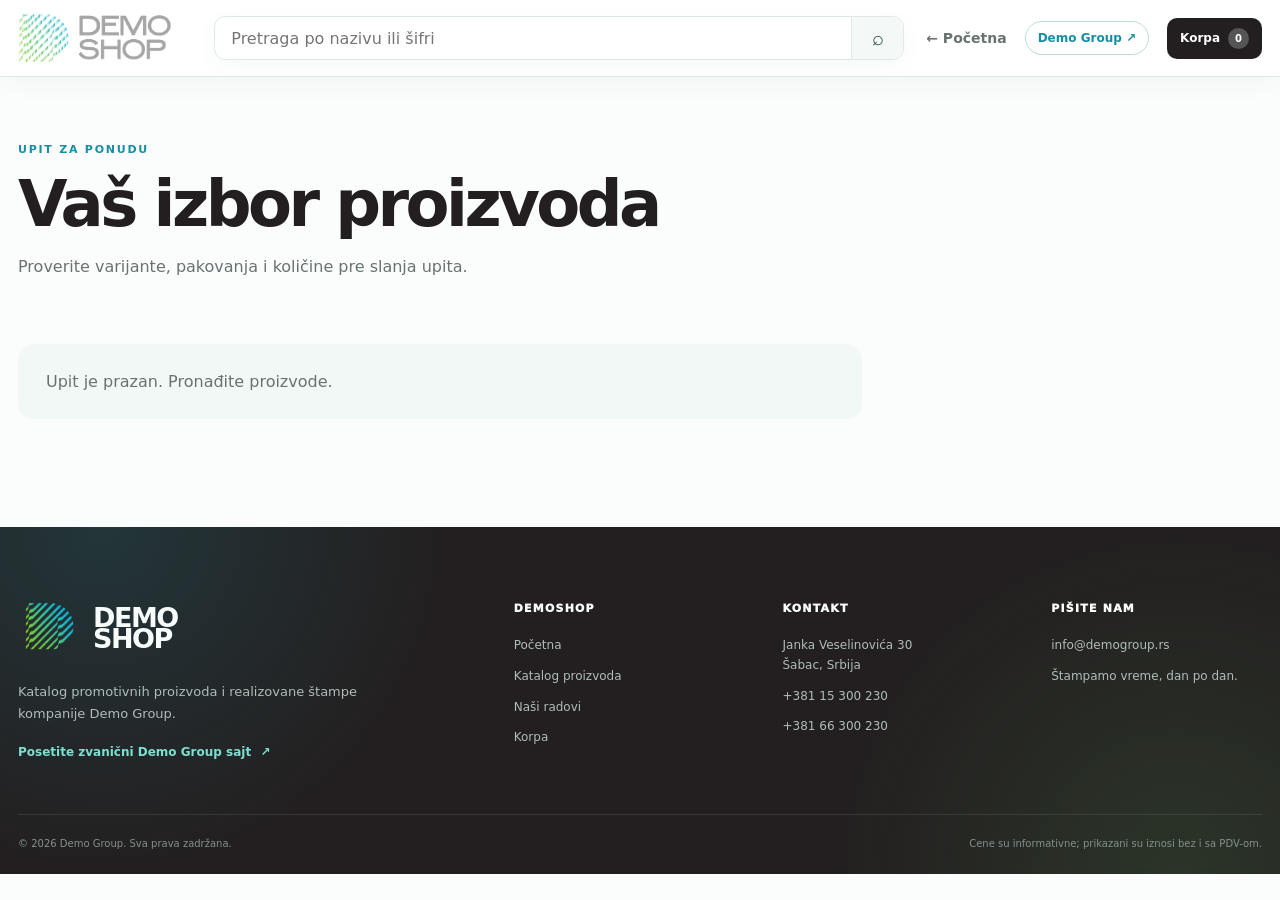
<file: cart.html>
﻿<!doctype html>
<html lang="sr-Latn">
<head>
  <meta charset="utf-8">
  <meta name="viewport" content="width=device-width,initial-scale=1">
  <meta name="description" content="Pošaljite upit za odabrane DemoShop proizvode.">
  <meta name="robots" content="noindex,follow">
  <title>Korpa — DemoShop</title>
  <link rel="icon" type="image/png" href="assets/brand/favicon.png">
  <link rel="stylesheet" href="style.css?v=75">
</head>
<body data-demoshop-build="66">
  <header class="site-header"><div class="header-inner">
    <a class="brand" href="index.html" aria-label="DemoShop početna"><img class="brand-logo" src="assets/brand/demoshop-logo.png" alt="DemoShop"></a>
    <form class="header-search" role="search" action="katalog.html" data-header-search>
      <label class="visually-hidden" for="headerSearchInput">Pretraga kataloga</label>
      <input id="headerSearchInput" name="search" type="search" placeholder="Pretraga po nazivu ili šifri" autocomplete="off" data-header-search-input>
      <button type="submit" aria-label="Pretraži katalog">⌕</button>
      <div class="search-suggestions hidden" role="listbox" aria-label="Predlozi proizvoda" data-header-search-suggestions></div>
    </form>
    <div class="header-actions"><a class="back-link" href="index.html">← Početna</a><a class="group-site-header-link" href="https://demogroup.rs/" target="_blank" rel="noopener">Demo Group ↗</a><a class="cart-link" href="cart.html">Korpa <span class="cart-count" data-cart-count>0</span></a></div>
  </div></header>

  <main class="container cart-page">
    <div class="cart-title"><p class="eyebrow">UPIT ZA PONUDU</p><h1>Vaš izbor proizvoda</h1><p>Proverite varijante, pakovanja i količine pre slanja upita.</p></div>
    <section id="quoteSuccess" class="quote-success-panel hidden" role="status" aria-live="polite" tabindex="-1">
      <span class="quote-success-icon" aria-hidden="true">✓</span>
      <p class="eyebrow">UPIT JE PRIMLJEN</p>
      <h1>Vaš upit je uspešno poslat!</h1>
      <p>Hvala vam na ukazanom poverenju. Vaš zahtev je evidentiran i kontaktiraćemo vas u najkraćem roku.</p>
      <a class="quote-success-action" href="index.html">Nastavite kupovinu <span aria-hidden="true">→</span></a>
    </section>
    <div class="cart-layout">
      <section>
        <div id="emptyCart" class="message hidden">Upit je prazan. <a href="index.html">Pronađite proizvode</a>.</div>
        <div id="cartItems" class="cart-items"></div>
      </section>
      <aside id="cartSummary" class="cart-summary">
        <h2>Podaci za upit</h2>
        <fieldset class="customer-type"><legend>Tip kupca</legend><label><input type="radio" name="customerType" value="Pravno lice" checked> Pravno lice</label><label><input type="radio" name="customerType" value="Fizičko lice"> Fizičko lice</label></fieldset>
        <label>Ime i prezime <span class="required-mark" aria-hidden="true">*</span><input id="customerName" type="text" required aria-required="true"></label>
        <label>Firma<input id="customerCompany" type="text"></label>
        <label>PIB<input id="customerPib" type="text" inputmode="numeric"></label>
        <label>Email <span class="required-mark" aria-hidden="true">*</span><input id="customerEmail" type="email" required aria-required="true"></label>
        <label>Broj telefona <span class="required-mark" aria-hidden="true">*</span><input id="customerPhone" type="tel" required aria-required="true"></label>
        <label>Adresa / grad<input id="customerAddress" type="text"></label>
        <label>Napomena<textarea id="customerNote" rows="4" placeholder="Štampa, rok, posebni zahtevi…"></textarea></label>
        <label class="website-field" aria-hidden="true">Website<input id="website" type="text" tabindex="-1" autocomplete="off"></label>
        <div class="cart-totals" aria-label="Pregled cene">
          <div><span>Ukupno bez PDV-a</span><strong id="cartSubtotal">0,00 €</strong></div>
          <div><span>PDV (20%)</span><strong id="cartVat">0,00 €</strong></div>
          <div class="cart-total-final"><span>Ukupno sa PDV-om</span><strong id="cartTotal">0,00 €</strong></div>
        </div>
        <button id="sendQuote" class="quote-button" type="button">Pošalji upit</button>
        <p id="formMessage" class="helper">Upit će biti direktno poslat Demo Group timu.</p>
      </aside>
    </div>
  </main>
  <footer class="site-footer">
    <div class="container footer-grid">
      <div class="footer-about">
        <a class="footer-logo footer-logo-clean" href="index.html" aria-label="DemoShop početna"><img src="assets/brand/demoshop-icon-transparent-v59.png" alt=""><span><b>DEMO</b><b>SHOP</b></span></a>
        <p>Katalog promotivnih proizvoda i realizovane štampe kompanije Demo Group.</p>
        <a class="footer-company-link" href="https://demogroup.rs/" target="_blank" rel="noopener">Posetite zvanični Demo Group sajt <span>↗</span></a>
      </div>
      <div class="footer-column"><h2>DemoShop</h2><a href="index.html">Početna</a><a href="katalog.html">Katalog proizvoda</a><a href="radovi.html">Naši radovi</a><a href="cart.html">Korpa</a></div>
      <div class="footer-column"><h2>Kontakt</h2><address>Janka Veselinovića 30<br>Šabac, Srbija</address><a href="tel:+38115300230">+381 15 300 230</a><a href="tel:+38166300230">+381 66 300 230</a></div>
      <div class="footer-column"><h2>Pišite nam</h2><a href="mailto:info@demogroup.rs">info@demogroup.rs</a><p>Štampamo vreme, dan po dan.</p></div>
    </div>
    <div class="container footer-bottom"><span>© 2026 Demo Group. Sva prava zadržana.</span><span>Cene su informativne; prikazani su iznosi bez i sa PDV-om.</span></div>
  </footer>
  <script src="cart-store.js?v=71"></script>
  <script src="header-search.js?v=68"></script>
  <script src="cart.js?v=75"></script>
</body>
</html>
</file>
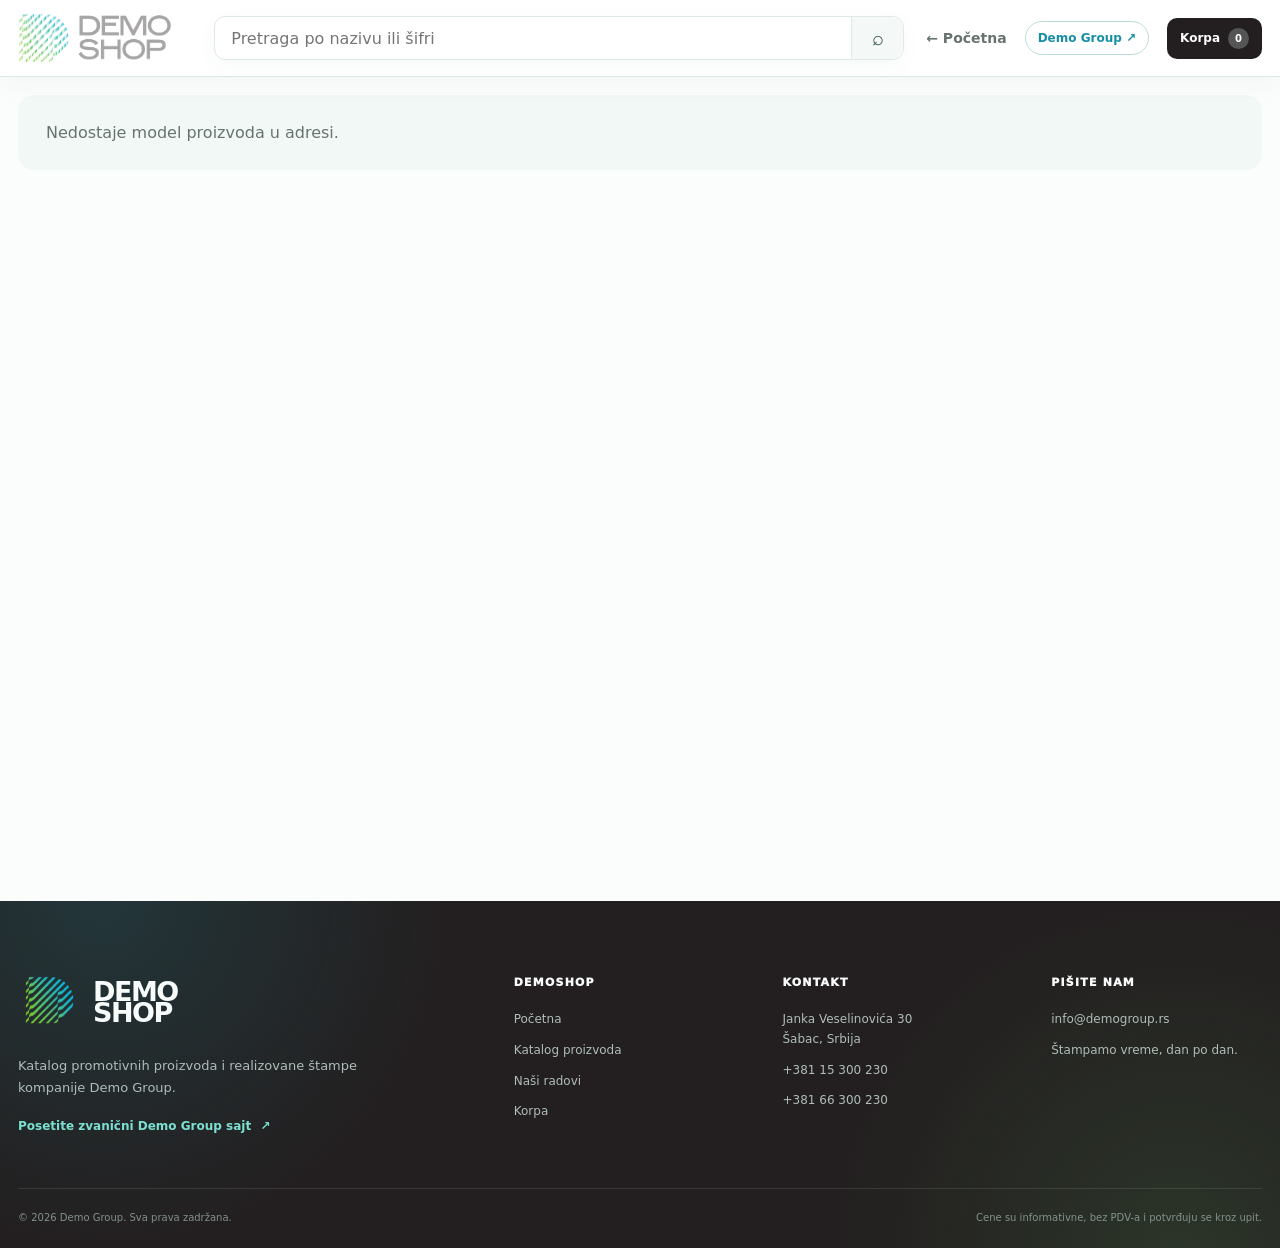
<file: product.html>
﻿<!doctype html>
<html lang="sr-Latn">
<head>
  <meta charset="utf-8">
  <meta name="viewport" content="width=device-width,initial-scale=1">
  <meta name="description" content="Detalji proizvoda, dostupne boje, veličine, cena i lager.">
  <title>Proizvod — DemoShop</title>
  <link rel="preconnect" href="https://demo-group-api.marko-demogroup.workers.dev">
  <link rel="icon" type="image/png" href="assets/brand/favicon.png">
  <link rel="stylesheet" href="style.css?v=71">
  <link rel="stylesheet" href="product-availability.css?v=17">
</head>
<body data-demoshop-build="66">
  <header class="site-header">
    <div class="header-inner">
      <a class="brand" href="index.html" aria-label="DemoShop početna"><img class="brand-logo" src="assets/brand/demoshop-logo.png" alt="DemoShop"></a>
      <form class="header-search" role="search" action="katalog.html" data-header-search>
        <label class="visually-hidden" for="headerSearchInput">Pretraga kataloga</label>
        <input id="headerSearchInput" name="search" type="search" placeholder="Pretraga po nazivu ili šifri" autocomplete="off" data-header-search-input>
        <button type="submit" aria-label="Pretraži katalog">⌕</button>
        <div class="search-suggestions hidden" role="listbox" aria-label="Predlozi proizvoda" data-header-search-suggestions></div>
      </form>
      <div class="header-actions"><a class="back-link" href="index.html">← Početna</a><a class="group-site-header-link" href="https://demogroup.rs/" target="_blank" rel="noopener">Demo Group ↗</a><a class="cart-link" href="cart.html">Korpa <span class="cart-count" data-cart-count>0</span></a></div>
    </div>
  </header>

  <main class="container product-page">
    <div id="productMessage" class="message">Učitavanje proizvoda…</div>
    <article id="productDetail" class="product-detail hidden">
      <section class="gallery-panel">
        <div id="galleryModes" class="gallery-modes hidden" aria-label="Prikaz proizvoda">
          <button id="galleryImagesButton" class="active" type="button" aria-pressed="true">Slike</button>
          <button id="galleryDimensionsButton" type="button" aria-pressed="false">Dimenzije</button>
        </div>
        <div class="main-image-wrap"><img id="mainImage" alt=""></div>
        <div id="thumbs" class="thumbs"></div>
      </section>

      <section class="product-info">
        <p id="breadcrumb" class="eyebrow"></p>
        <div id="productBadges" class="product-page-badges" aria-label="Oznake proizvoda"></div>
        <h1 id="productName"></h1>
        <p class="model-line">Model <strong id="modelCode"></strong></p>

        <div class="price-row"><span id="price">—</span><small>Cena po komadu · bez PDV-a</small><strong id="priceWithVat" class="price-with-vat">—</strong></div>

        <div class="option-block">
          <div class="option-heading"><strong>Boja / nijansa</strong><span id="selectedShadeLabel"></span></div>
          <div id="colorOptions" class="color-options"></div>
        </div>

        <div id="sizeBlock" class="option-block compact-size-picker">
          <div class="option-heading"><strong>Veličina</strong><span id="selectedSizeLabel"></span></div>
          <div id="sizeOptions" class="size-options"></div>
        </div>

        <div id="variantTableBlock" class="variant-table-block hidden">
          <div class="variant-table-head"><span>Veličina</span><span>Cena</span><span>Zaliha</span><span>Dolazak</span></div>
          <div id="variantTableBody" class="variant-table-body"></div>
        </div>

        <div class="variant-card">
          <div><span>Šifra artikla</span><strong id="variantCode">—</strong></div>
          <div><span>Dostupnost</span><strong id="stock">—</strong></div>
          <div id="arrivalBlock" class="hidden"><span>Najavljeni dolazak</span><strong id="arrival">—</strong></div>
        </div>

        <div class="add-to-cart-row">
          <div class="quantity-picker" aria-label="Količina proizvoda">
            <span>Količina</span>
            <div><button id="quantityMinus" type="button" aria-label="Smanji količinu">−</button><output id="quantity" aria-live="polite">1</output><button id="quantityPlus" type="button" aria-label="Povećaj količinu">+</button></div>
            <small id="packageHint">Minimalna količina i korak: 1 kom.</small>
          </div>
          <button id="quoteButton" class="quote-button" type="button">Dodaj u korpu</button>
        </div>
        <p id="cartFeedback" class="helper">Izaberite boju i veličinu, zatim dodajte tačnu varijantu u korpu.</p>
      </section>
    </article>

    <section id="productExtra" class="product-extra hidden">
      <details class="info-section" open>
        <summary>Opis</summary>
        <div class="info-content"><p id="productDescription"></p><p id="productDescriptionLong"></p></div>
      </details>

      <details class="info-section" open>
        <summary>Specifikacije</summary>
        <div class="specification-columns">
          <div><h3>Detalji proizvoda</h3><dl id="productSpecifications" class="spec-list"></dl></div>
          <div><h3>Logističke informacije</h3><dl id="productLogistics" class="spec-list"></dl><div id="productPrintMethodsBlock"><h3>Preporučeni tip štampe</h3><div id="productPrintMethods" class="print-methods"></div></div></div>
        </div>
      </details>

      <details id="productVideoSection" class="info-section hidden">
        <summary>Video proizvoda</summary>
        <div id="productVideo" class="product-video"></div>
      </details>

      <details id="productDocumentsSection" class="info-section hidden">
        <summary>Dokumentacija</summary>
        <div id="productDocuments" class="document-list"></div>
      </details>

      <details id="productMeasurementsSection" class="info-section hidden">
        <summary>Mere i dimenzije</summary>
        <div id="productMeasurements" class="measurement-content"></div>
      </details>
    </section>

    <section id="relatedProductsSection" class="related-products hidden" aria-labelledby="relatedProductsTitle">
      <div class="related-products-heading">
        <div><p class="eyebrow">JOŠ IZ ISTE KATEGORIJE</p><h2 id="relatedProductsTitle">Slični proizvodi</h2></div>
        <a id="relatedProductsLink" href="index.html">Pogledaj sve →</a>
      </div>
      <div id="relatedProductsGrid" class="related-products-grid"></div>
    </section>
  </main>
  <footer class="site-footer">
    <div class="container footer-grid">
      <div class="footer-about">
        <a class="footer-logo footer-logo-clean" href="index.html" aria-label="DemoShop početna"><img src="assets/brand/demoshop-icon-transparent-v59.png" alt=""><span><b>DEMO</b><b>SHOP</b></span></a>
        <p>Katalog promotivnih proizvoda i realizovane štampe kompanije Demo Group.</p>
        <a class="footer-company-link" href="https://demogroup.rs/" target="_blank" rel="noopener">Posetite zvanični Demo Group sajt <span>↗</span></a>
      </div>
      <div class="footer-column"><h2>DemoShop</h2><a href="index.html">Početna</a><a href="katalog.html">Katalog proizvoda</a><a href="radovi.html">Naši radovi</a><a href="cart.html">Korpa</a></div>
      <div class="footer-column"><h2>Kontakt</h2><address>Janka Veselinovića 30<br>Šabac, Srbija</address><a href="tel:+38115300230">+381 15 300 230</a><a href="tel:+38166300230">+381 66 300 230</a></div>
      <div class="footer-column"><h2>Pišite nam</h2><a href="mailto:info@demogroup.rs">info@demogroup.rs</a><p>Štampamo vreme, dan po dan.</p></div>
    </div>
    <div class="container footer-bottom"><span>© 2026 Demo Group. Sva prava zadržana.</span><span>Cene su informativne, bez PDV-a i potvrđuju se kroz upit.</span></div>
  </footer>
  <script src="cart-store.js?v=71"></script>
  <script src="header-search.js?v=68"></script>
  <script src="product.js?v=71"></script>
</body>
</html>
</file>
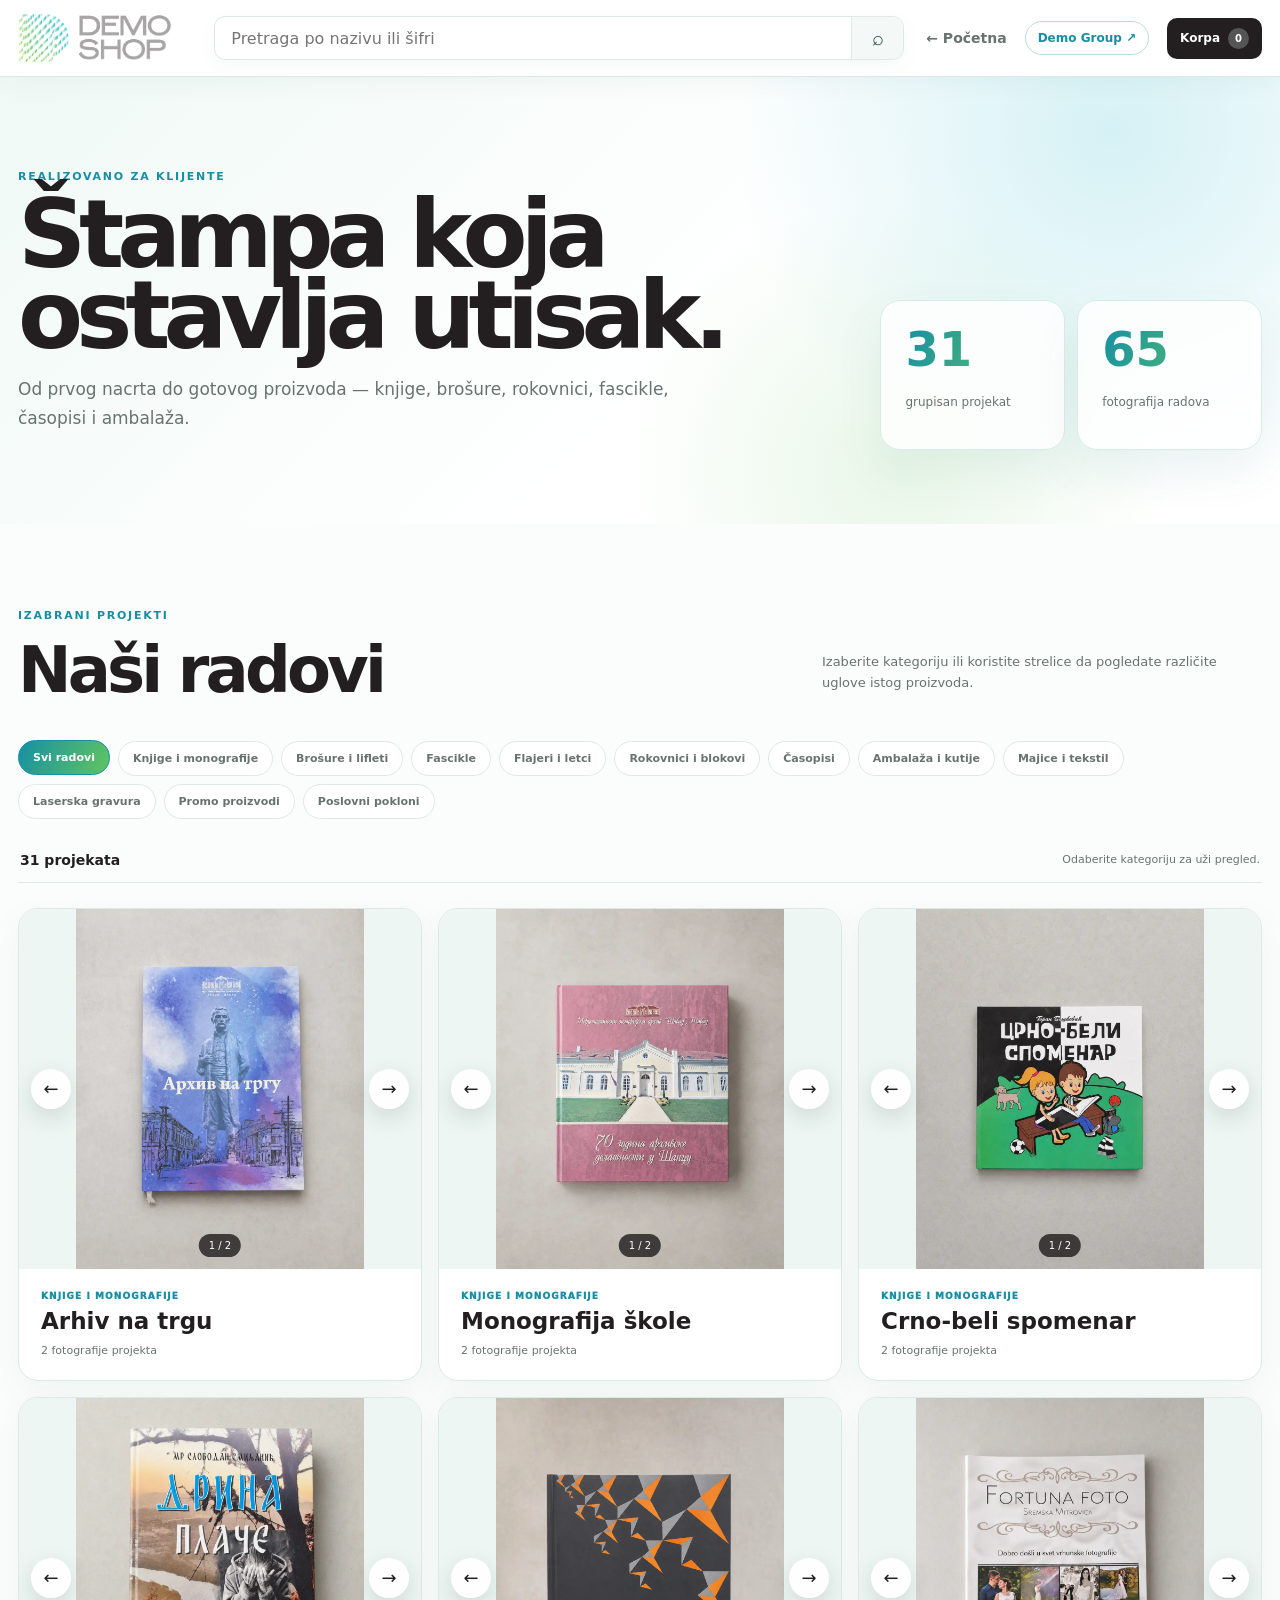
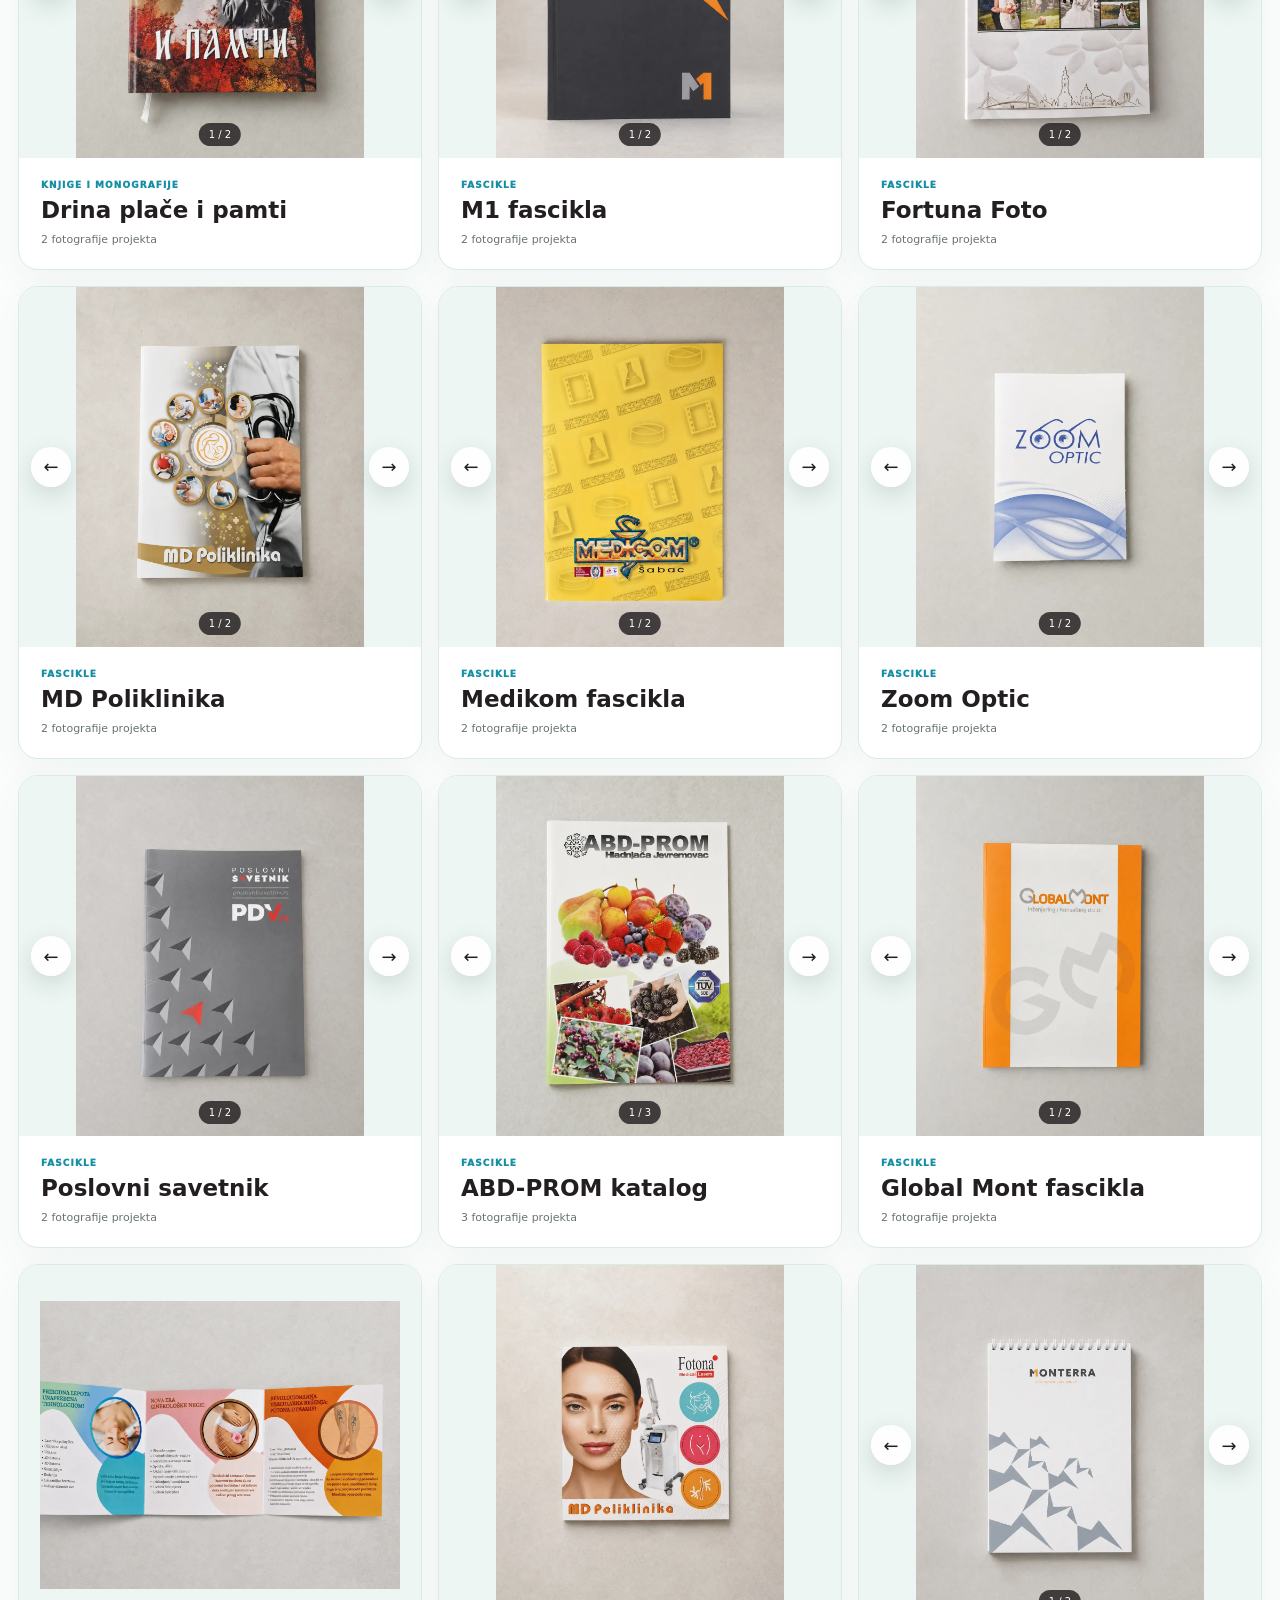
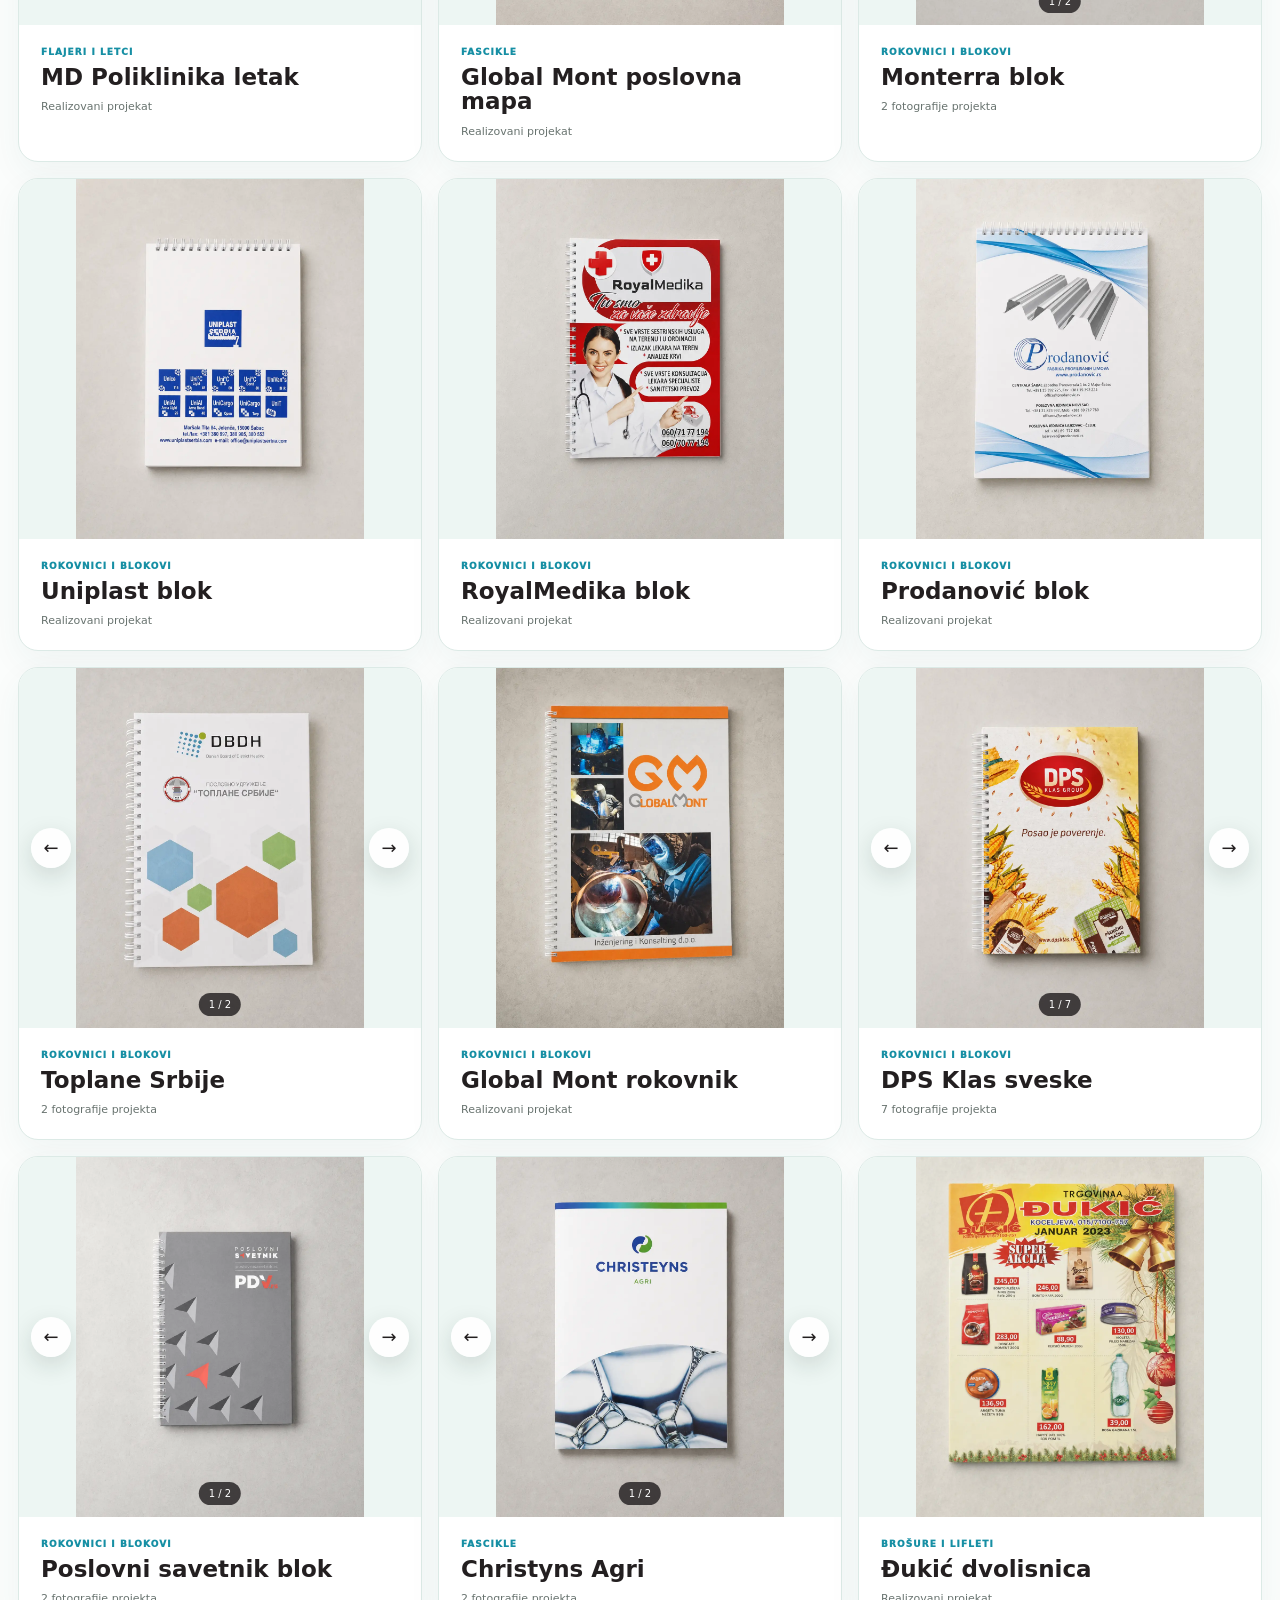
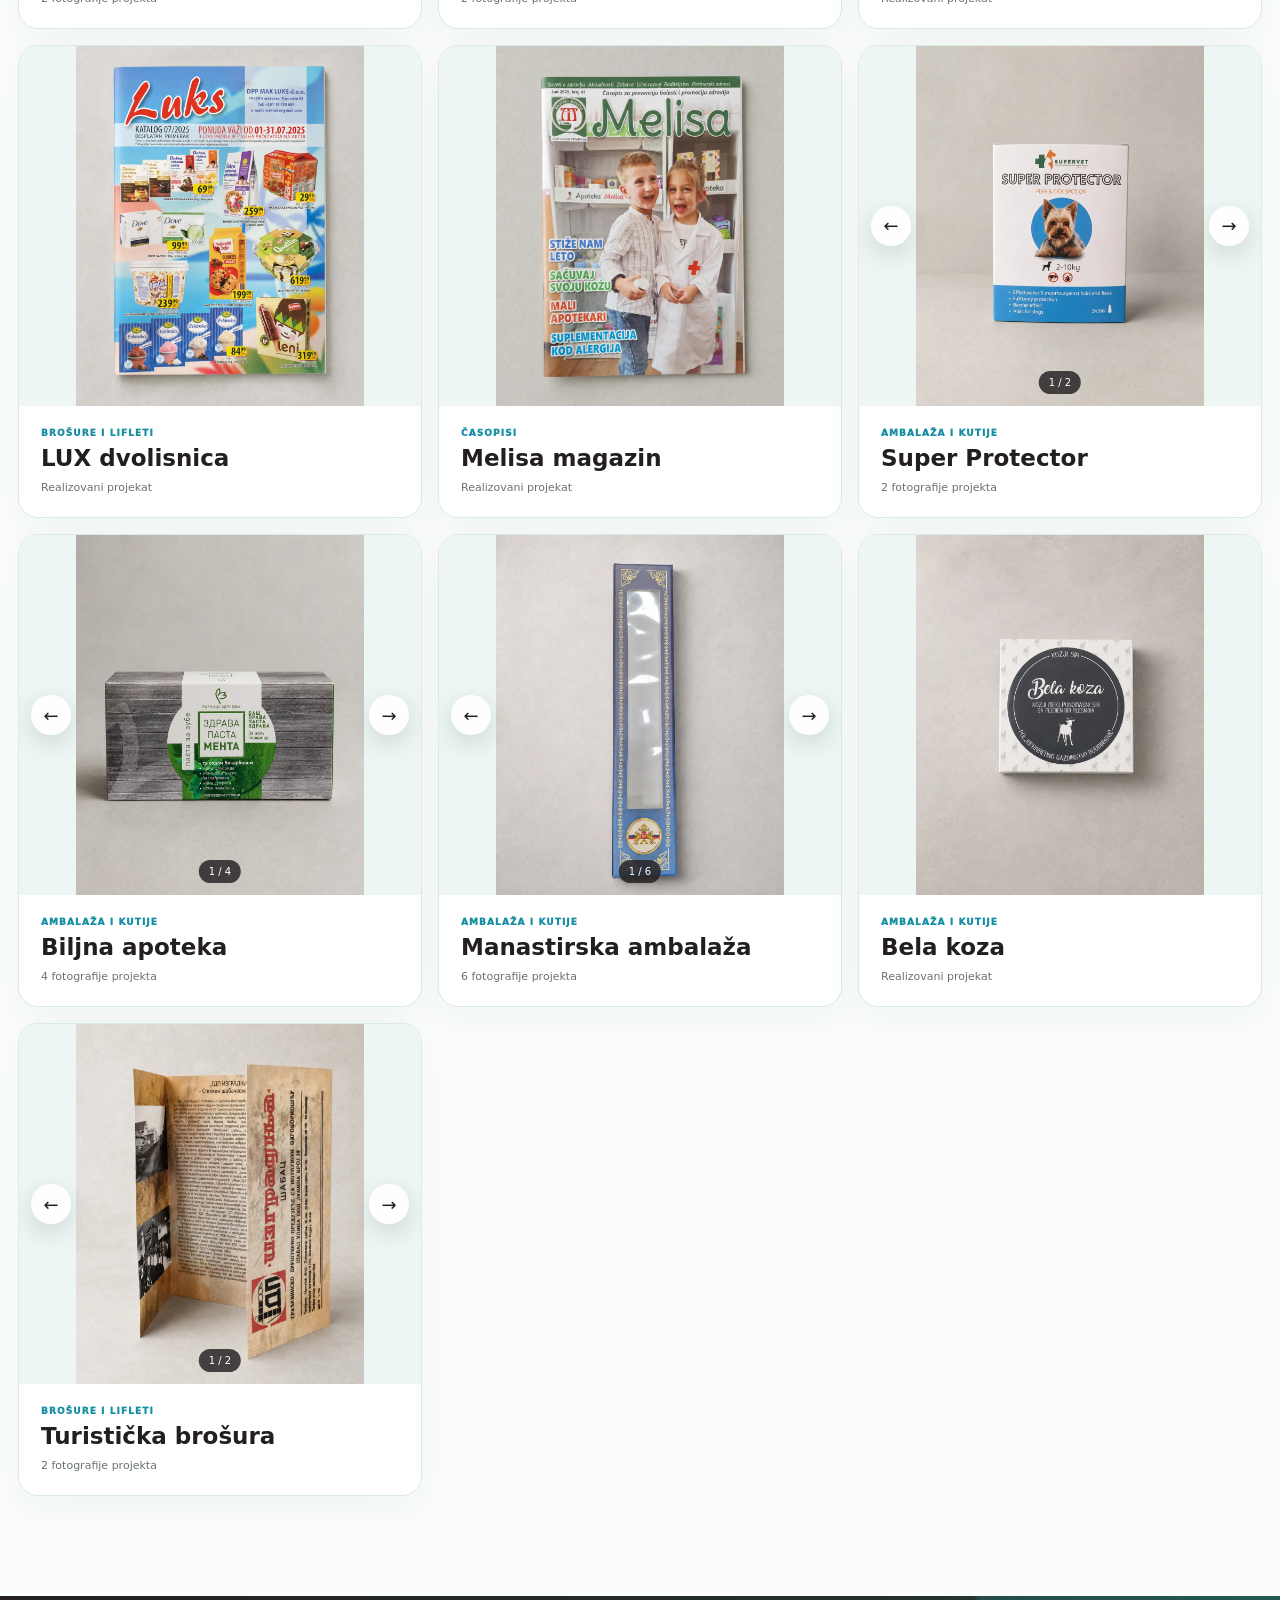
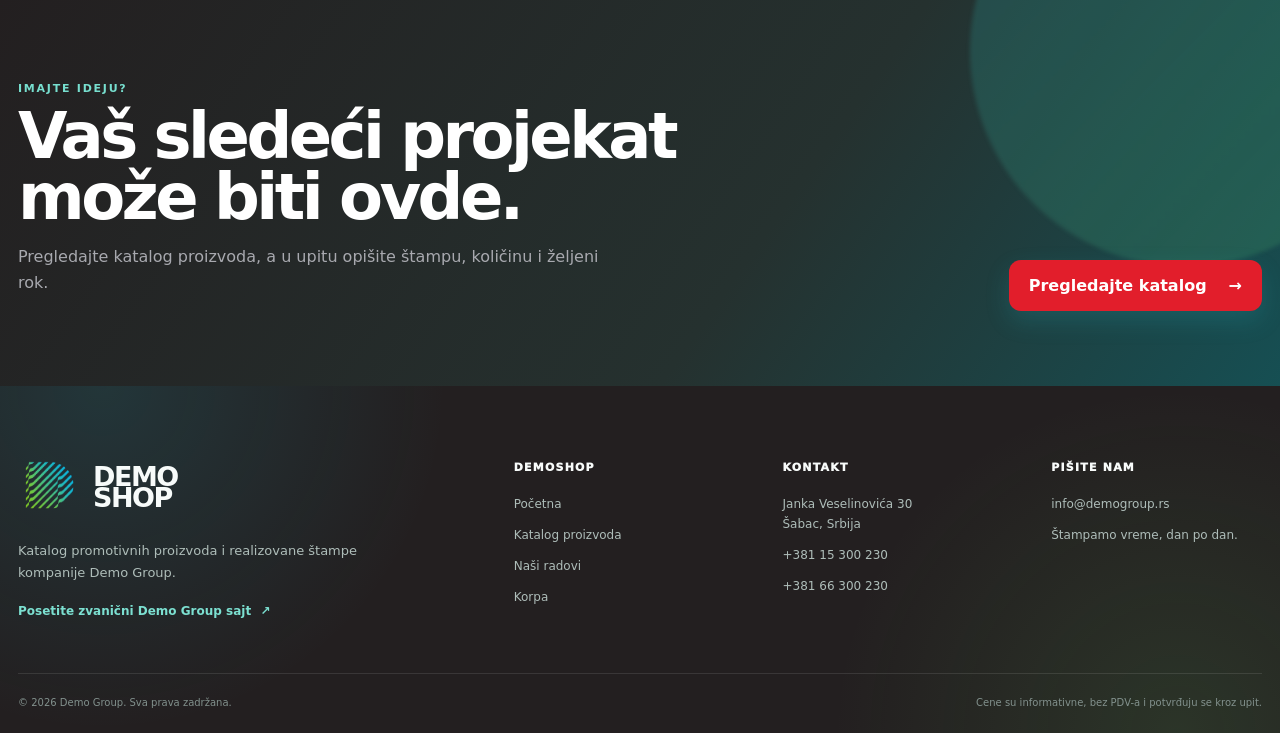
<file: radovi.html>
﻿<!doctype html>
<html lang="sr-Latn">
<head>
  <meta charset="utf-8">
  <meta name="viewport" content="width=device-width,initial-scale=1">
  <meta name="description" content="Izbor realizovanih projekata štampe, poslovnog materijala, letaka, časopisa i kalendara.">
  <title>Naši radovi — DemoShop</title>
  <link rel="icon" type="image/png" href="assets/brand/favicon.png">
  <link rel="stylesheet" href="style.css?v=71">
  <link rel="stylesheet" href="radovi.css?v=10">
</head>
<body data-demoshop-build="66">
  <header class="site-header">
    <div class="header-inner">
      <a class="brand" href="index.html" aria-label="DemoShop početna"><img class="brand-logo" src="assets/brand/demoshop-logo.png" alt="DemoShop"></a>
      <form class="header-search" role="search" action="katalog.html" data-header-search>
        <label class="visually-hidden" for="headerSearchInput">Pretraga kataloga</label>
        <input id="headerSearchInput" name="search" type="search" placeholder="Pretraga po nazivu ili šifri" autocomplete="off" data-header-search-input>
        <button type="submit" aria-label="Pretraži katalog">⌕</button>
        <div class="search-suggestions hidden" role="listbox" aria-label="Predlozi proizvoda" data-header-search-suggestions></div>
      </form>
      <div class="header-actions"><a class="back-link" href="index.html">← Početna</a><a class="group-site-header-link" href="https://demogroup.rs/" target="_blank" rel="noopener">Demo Group ↗</a><a class="cart-link" href="cart.html">Korpa <span class="cart-count" data-cart-count>0</span></a></div>
    </div>
  </header>

  <main class="portfolio-page">
    <section class="portfolio-hero">
      <div class="container portfolio-hero-inner">
        <div>
          <p class="eyebrow">REALIZOVANO ZA KLIJENTE</p>
          <h1>Štampa koja ostavlja utisak.</h1>
          <p>Od prvog nacrta do gotovog proizvoda — knjige, brošure, rokovnici, fascikle, časopisi i ambalaža.</p>
        </div>
        <div class="portfolio-summary" aria-label="Pregled realizacija">
          <span><strong>31</strong> grupisan projekat</span>
          <span><strong>65</strong> fotografija radova</span>
        </div>
      </div>
    </section>

    <section class="container portfolio-gallery" aria-labelledby="portfolioTitle">
      <div class="portfolio-heading">
        <div><p class="eyebrow">IZABRANI PROJEKTI</p><h2 id="portfolioTitle">Naši radovi</h2></div>
        <p>Izaberite kategoriju ili koristite strelice da pogledate različite uglove istog proizvoda.</p>
      </div>

      <div class="portfolio-filters" role="group" aria-label="Filter kategorija">
        <button class="active" type="button" data-work-filter="all" aria-pressed="true">Svi radovi</button>
        <button type="button" data-work-filter="knjige" aria-pressed="false">Knjige i monografije</button>
        <button type="button" data-work-filter="katalozi" aria-pressed="false">Brošure i lifleti</button>
        <button type="button" data-work-filter="fascikle" aria-pressed="false">Fascikle</button>
        <button type="button" data-work-filter="letci" aria-pressed="false">Flajeri i letci</button>
        <button type="button" data-work-filter="rokovnici" aria-pressed="false">Rokovnici i blokovi</button>
        <button type="button" data-work-filter="casopisi" aria-pressed="false">Časopisi</button>
        <button type="button" data-work-filter="ambalaza" aria-pressed="false">Ambalaža i kutije</button>
        <button type="button" data-work-filter="tekstil" aria-pressed="false">Majice i tekstil</button>
        <button type="button" data-work-filter="gravura" aria-pressed="false">Laserska gravura</button>
        <button type="button" data-work-filter="promo" aria-pressed="false">Promo proizvodi</button>
        <button type="button" data-work-filter="pokloni" aria-pressed="false">Poslovni pokloni</button>
      </div>
      <label class="portfolio-mobile-filter" for="portfolioMobileFilter">
        <span>Izaberite kategoriju radova</span>
        <select id="portfolioMobileFilter">
          <option value="all">Svi radovi</option>
          <option value="knjige">Knjige i monografije</option>
          <option value="katalozi">Brošure i lifleti</option>
          <option value="fascikle">Fascikle</option>
          <option value="letci">Flajeri i letci</option>
          <option value="rokovnici">Rokovnici i blokovi</option>
          <option value="casopisi">Časopisi</option>
          <option value="ambalaza">Ambalaža i kutije</option>
          <option value="tekstil">Majice i tekstil</option>
          <option value="gravura">Laserska gravura</option>
          <option value="promo">Promo proizvodi</option>
          <option value="pokloni">Poslovni pokloni</option>
        </select>
      </label>

      <div class="portfolio-filter-status"><strong id="workResultCount">31 projekat</strong><span>Odaberite kategoriju za uži pregled.</span></div>

      <div id="portfolioGrid" class="portfolio-grid">
        <button class="work-card work-card-wide" type="button" data-work-card data-categories="letci katalozi" data-image="assets/radovi/trolist-modern.webp" data-title="Trodelni promotivni letak" data-description="Dizajn i priprema trodelnog letka za sportski događaj.">
          <span class="work-image"><img src="assets/radovi/trolist-modern.webp" alt="Trodelni promotivni letak" loading="eager"></span>
          <span class="work-copy"><small>LETCI I BROŠURE</small><strong>Trodelni promotivni letak</strong><span>Sportski događaj · dizajn i priprema</span></span>
        </button>

        <button class="work-card" type="button" data-work-card data-categories="katalozi casopisi" data-image="assets/radovi/melisa-modern.webp" data-title="Melisa časopis" data-description="Prelom, dizajn i priprema časopisa za štampu.">
          <span class="work-image"><img src="assets/radovi/melisa-modern.webp" alt="Melisa časopis" loading="lazy"></span>
          <span class="work-copy"><small>KATALOZI I ČASOPISI</small><strong>Melisa časopis</strong><span>Prelom i priprema za štampu</span></span>
        </button>

        <button class="work-card" type="button" data-work-card data-categories="letci" data-image="assets/radovi/leci-modern.webp" data-title="Promotivni letci" data-description="Različiti formati promotivnih letaka za više delatnosti.">
          <span class="work-image"><img src="assets/radovi/leci-modern.webp" alt="Promotivni letci u različitim formatima" loading="lazy"></span>
          <span class="work-copy"><small>LETCI I BROŠURE</small><strong>Promotivni letci</strong><span>Više formata i namena</span></span>
        </button>

        <button class="work-card work-card-tall" type="button" data-work-card data-categories="rokovnici promo" data-image="assets/radovi/toplana-modern.webp" data-title="Toplane Srbije" data-description="Komplet kalendara, rokovnika i poslovnog materijala.">
          <span class="work-image"><img src="assets/radovi/toplana-modern.webp" alt="Kalendari i rokovnici Toplane Srbije" loading="lazy"></span>
          <span class="work-copy"><small>KALENDARI I ROKOVNICI</small><strong>Toplane Srbije</strong><span>Komplet poslovnog materijala</span></span>
        </button>

        <button class="work-card" type="button" data-work-card data-categories="rokovnici ambalaza promo" data-image="assets/radovi/prodanovic-modern.webp" data-title="Prodanović" data-description="Brendirane kese, blokovi i prateći poslovni materijal.">
          <span class="work-image"><img src="assets/radovi/prodanovic-modern.webp" alt="Poslovni materijal Prodanović" loading="lazy"></span>
          <span class="work-copy"><small>POSLOVNI MATERIJAL</small><strong>Prodanović</strong><span>Kese, blokovi i kalendari</span></span>
        </button>

        <button class="work-card" type="button" data-work-card data-categories="rokovnici ambalaza promo" data-image="assets/radovi/montera-modern.webp" data-title="Montera" data-description="Usklađen komplet kesa, blokova i poslovnih materijala.">
          <span class="work-image"><img src="assets/radovi/montera-modern.webp" alt="Poslovni materijal Montera" loading="lazy"></span>
          <span class="work-copy"><small>POSLOVNI MATERIJAL</small><strong>Montera</strong><span>Brendirani poslovni komplet</span></span>
        </button>

        <button class="work-card work-card-wide" type="button" data-work-card data-categories="ambalaza promo" data-image="assets/radovi/alfa-sorb-modern.webp" data-title="Alfa Sorb" data-description="Minimalističke brendirane kese, blok i poslovna kartica.">
          <span class="work-image"><img src="assets/radovi/alfa-sorb-modern.webp" alt="Poslovni materijal Alfa Sorb" loading="lazy"></span>
          <span class="work-copy"><small>KESE I AMBALAŽA</small><strong>Alfa Sorb</strong><span>Kese i poslovni materijal</span></span>
        </button>
      </div>
      <div id="workEmptyState" class="work-empty-state hidden">
        <span>✦</span><h3>Novi radovi uskoro</h3>
        <p>Pripremamo fotografije iz ove kategorije. Pošaljite nam upit i rado ćemo pokazati dostupne uzorke i mogućnosti izrade.</p>
        <a href="cart.html">Pošaljite upit <b>→</b></a>
      </div>
    </section>

    <section class="portfolio-cta">
      <div class="container"><div><p class="eyebrow">IMAJTE IDEJU?</p><h2>Vaš sledeći projekat može biti ovde.</h2><p>Pregledajte katalog proizvoda, a u upitu opišite štampu, količinu i željeni rok.</p></div><a href="index.html">Pregledajte katalog <span>→</span></a></div>
    </section>
  </main>

  <div id="workModal" class="work-modal hidden" role="dialog" aria-modal="true" aria-labelledby="workModalTitle">
    <button class="work-modal-close" type="button" aria-label="Zatvori pregled">×</button>
    <button class="work-modal-nav work-modal-prev" type="button" aria-label="Prethodna fotografija">←</button>
    <div class="work-modal-panel">
      <div class="work-modal-stage"><img id="workModalImage" alt=""></div>
      <div class="work-modal-copy"><p class="eyebrow">REALIZOVANI PROJEKAT</p><h2 id="workModalTitle"></h2><p id="workModalDescription"></p></div>
    </div>
    <button class="work-modal-nav work-modal-next" type="button" aria-label="Sledeća fotografija">→</button>
  </div>

  <footer class="site-footer">
    <div class="container footer-grid">
      <div class="footer-about">
        <a class="footer-logo footer-logo-clean" href="index.html" aria-label="DemoShop početna"><img src="assets/brand/demoshop-icon-transparent-v59.png" alt=""><span><b>DEMO</b><b>SHOP</b></span></a>
        <p>Katalog promotivnih proizvoda i realizovane štampe kompanije Demo Group.</p>
        <a class="footer-company-link" href="https://demogroup.rs/" target="_blank" rel="noopener">Posetite zvanični Demo Group sajt <span>↗</span></a>
      </div>
      <div class="footer-column"><h2>DemoShop</h2><a href="index.html">Početna</a><a href="katalog.html">Katalog proizvoda</a><a href="radovi.html">Naši radovi</a><a href="cart.html">Korpa</a></div>
      <div class="footer-column"><h2>Kontakt</h2><address>Janka Veselinovića 30<br>Šabac, Srbija</address><a href="tel:+38115300230">+381 15 300 230</a><a href="tel:+38166300230">+381 66 300 230</a></div>
      <div class="footer-column"><h2>Pišite nam</h2><a href="mailto:info@demogroup.rs">info@demogroup.rs</a><p>Štampamo vreme, dan po dan.</p></div>
    </div>
    <div class="container footer-bottom"><span>© 2026 Demo Group. Sva prava zadržana.</span><span>Cene su informativne, bez PDV-a i potvrđuju se kroz upit.</span></div>
  </footer>
  <script src="cart-store.js?v=71"></script>
  <script src="header-search.js?v=68"></script>
  <script src="radovi.js?v=10"></script>
</body>
</html>
</file>
<file: style.css>
*{box-sizing:border-box}:root{--red:#e21e2b;--red-dark:#b90f1a;--ink:#18181b;--muted:#6d6d74;--line:#e7e7ea;--soft:#f5f5f6;--white:#fff;--shadow:0 18px 50px rgba(20,20,24,.09)}html{scroll-behavior:smooth}body{margin:0;font-family:Inter,ui-sans-serif,system-ui,-apple-system,BlinkMacSystemFont,"Segoe UI",sans-serif;color:var(--ink);background:#fff}a{color:inherit;text-decoration:none}button,input{font:inherit}.hidden{display:none!important}.container{width:min(1280px,calc(100% - 36px));margin:auto}
.site-header{position:sticky;top:0;z-index:50;background:rgba(255,255,255,.94);border-bottom:1px solid var(--line);backdrop-filter:blur(14px)}.header-inner{width:min(1280px,calc(100% - 36px));height:76px;margin:auto;display:flex;align-items:center;justify-content:space-between;gap:22px}.brand{display:flex;align-items:center;gap:11px;font-size:21px;font-weight:900;letter-spacing:-.04em}.brand>span:last-child>span{color:var(--red)}.brand-mark{width:38px;height:38px;border-radius:11px;background:var(--red);color:#fff;display:grid;place-items:center;font-size:19px}.header-note{display:flex;align-items:center;gap:8px;color:var(--muted);font-size:13px;margin-left:auto}.status-dot{width:8px;height:8px;border-radius:50%;background:#2aa85a;box-shadow:0 0 0 5px #eaf8ef}.header-cta{background:var(--ink);color:#fff;padding:12px 17px;border-radius:10px;font-size:13px;font-weight:800}.back-link{font-size:14px;color:var(--muted);font-weight:700}
.catalog-nav{position:sticky;top:76px;z-index:45;background:#fff;border-bottom:1px solid var(--line)}.nav-inner{height:50px;display:flex;align-items:center;gap:4px}.nav-inner button{border:0;background:transparent;padding:10px 13px;border-radius:8px;font-size:12px;font-weight:800;cursor:pointer}.nav-inner button:hover{background:var(--soft)}.categories-toggle{color:var(--red)!important;margin-right:7px}.categories-toggle span{margin-left:6px}.categories-menu{position:absolute;left:0;right:0;top:100%;background:#fff;border-bottom:1px solid var(--line);box-shadow:0 20px 44px rgba(20,20,24,.12);max-height:calc(100vh - 150px);overflow:auto;padding:25px 0 32px}.categories-grid{display:grid;grid-template-columns:repeat(4,minmax(0,1fr));gap:25px 34px}.menu-category-title{width:100%;border:0;background:transparent;display:flex;justify-content:space-between;text-align:left;padding:0 0 9px;border-bottom:2px solid var(--ink);font-weight:900;cursor:pointer}.menu-category-title small{color:var(--muted)}.menu-subcategories{display:flex;flex-direction:column;padding-top:7px}.menu-subcategories button{border:0;background:transparent;text-align:left;padding:6px 0;display:flex;justify-content:space-between;gap:10px;color:#4f4f56;font-size:12px;cursor:pointer}.menu-subcategories button:hover{color:var(--red)}.menu-subcategories small{color:#aaa}.active-filter{display:flex;align-items:center;justify-content:space-between;background:#fff4f5;border:1px solid #ffd8dc;border-radius:13px;padding:12px 15px;margin:0 0 18px}.active-filter>div{display:flex;gap:10px;align-items:center}.active-filter span{font-size:11px;color:var(--muted)}.active-filter strong{font-size:13px}.active-filter button{border:0;background:transparent;color:var(--red);font-size:12px;font-weight:850;cursor:pointer}
.catalog-hero{background:linear-gradient(118deg,#171719 0%,#29292e 70%,#3a181b 100%);color:#fff}.hero-inner{min-height:330px;display:flex;align-items:center;justify-content:space-between;gap:48px}.eyebrow{font-size:11px;font-weight:900;letter-spacing:.16em;color:var(--red);text-transform:uppercase}.catalog-hero .eyebrow{color:#ff6670}.catalog-hero h1{font-size:clamp(42px,6vw,76px);line-height:.98;letter-spacing:-.06em;max-width:780px;margin:12px 0 20px}.hero-copy{color:#c9c9ce;font-size:17px;line-height:1.65;max-width:690px}.hero-badge{width:180px;height:180px;flex:none;border-radius:50%;border:1px solid rgba(255,255,255,.2);display:flex;flex-direction:column;align-items:center;justify-content:center;text-align:center;background:rgba(255,255,255,.05)}.hero-badge strong{font-size:38px}.hero-badge span{font-size:12px;color:#c9c9ce;max-width:90px}
.catalog-shell{padding-top:32px}.search-panel{background:var(--white);border:1px solid var(--line);border-radius:18px;padding:18px;box-shadow:0 8px 30px rgba(20,20,24,.04)}.search-panel label{display:block;font-size:12px;font-weight:800;margin-bottom:9px}.search-row{display:flex;gap:9px}.search-row input{min-width:0;flex:1;border:1px solid var(--line);border-radius:11px;padding:14px 15px;outline:none}.search-row input:focus{border-color:var(--red);box-shadow:0 0 0 3px rgba(226,30,43,.1)}.search-row button,.quote-button{border:0;border-radius:11px;padding:0 23px;background:var(--red);color:#fff;font-weight:850;cursor:pointer}.search-row button:hover,.quote-button:hover{background:var(--red-dark)}.search-row .button-ghost{background:#fff;color:var(--ink);border:1px solid var(--line)}.results-bar{display:flex;align-items:center;justify-content:space-between;padding:27px 2px 18px;color:var(--muted);font-size:14px}.results-bar strong{font-size:25px;color:var(--ink);margin-right:4px}.message{padding:28px;border-radius:16px;background:var(--soft);color:var(--muted);margin:18px 0}
.product-grid{display:grid;grid-template-columns:repeat(4,minmax(0,1fr));gap:20px}.product-card{border:1px solid var(--line);border-radius:18px;overflow:hidden;background:#fff;transition:transform .2s ease,box-shadow .2s ease}.product-card:hover{transform:translateY(-4px);box-shadow:var(--shadow)}.card-media{position:relative;aspect-ratio:1;background:#f6f6f7;overflow:hidden;display:grid;place-items:center}.card-image{width:100%;height:100%;object-fit:contain;padding:15px;opacity:0;transition:opacity .28s ease,transform .45s cubic-bezier(.2,.7,.2,1)}.card-image.loaded{opacity:1}.card-image-hover,.card-image-hover.loaded{position:absolute;inset:0;opacity:0;transform:scale(1.025)}.image-skeleton{position:absolute;inset:0;background:linear-gradient(90deg,#f3f3f4 25%,#fafafa 45%,#f3f3f4 65%);background-size:220% 100%;animation:shimmer 1.3s infinite}.card-media.no-image:after{content:"Slika nije dostupna";color:#aaa;font-size:12px}.card-badge{position:absolute;z-index:2;left:12px;top:12px;background:rgba(255,255,255,.92);border:1px solid var(--line);border-radius:999px;padding:6px 9px;font-size:10px;font-weight:850}.card-content{padding:17px}.card-category{color:var(--muted);font-size:10px;text-transform:uppercase;letter-spacing:.08em;white-space:nowrap;overflow:hidden;text-overflow:ellipsis;margin:0 0 8px}.card-content h2{font-size:17px;line-height:1.3;margin:0;min-height:44px}.card-code{font-size:12px;color:var(--muted);margin:8px 0 17px}.card-meta{border-top:1px solid var(--line);padding-top:14px;display:flex;justify-content:space-between;align-items:center}.card-meta>div{display:flex;flex-direction:column}.card-price{font-size:18px;font-weight:900}.card-meta small{font-size:10px;color:var(--muted)}.card-arrow{width:38px;height:38px;display:grid;place-items:center;border-radius:50%;background:var(--ink);color:#fff;font-size:19px}.variant-summary{display:flex;gap:6px;flex-wrap:wrap;margin-top:13px}.variant-summary span{background:var(--soft);border-radius:999px;padding:5px 7px;font-size:10px;font-weight:750}.pagination{display:flex;align-items:center;justify-content:center;gap:17px;padding:46px 0 72px}.pagination button{border:1px solid var(--line);background:#fff;padding:12px 16px;border-radius:10px;font-weight:750;cursor:pointer}.pagination button:disabled{opacity:.35;cursor:not-allowed}.site-footer{border-top:1px solid var(--line);padding:27px 0;color:var(--muted);font-size:12px}

@media (hover:hover) and (pointer:fine){.product-card:hover .card-media:not(.has-hover-image) .card-image-primary{transform:scale(1.045)}.product-card:hover .card-media.has-hover-image .card-image-primary{opacity:0}.product-card:hover .card-media.has-hover-image .card-image-hover.loaded{opacity:1;transform:scale(1)}}

/* DemoShop functional update v21 */
.search-panel{position:relative;z-index:20}.search-suggestions{position:absolute;z-index:50;left:18px;right:18px;top:calc(100% - 8px);overflow:hidden;background:#fff;border:1px solid var(--line);border-radius:0 0 15px 15px;box-shadow:0 22px 45px rgba(15,15,20,.16)}.search-suggestion{display:flex;align-items:center;justify-content:space-between;gap:18px;min-height:86px;padding:11px 16px;border-bottom:1px solid var(--line);color:var(--ink)}.search-suggestion:last-child{border-bottom:0}.search-suggestion:hover,.search-suggestion.active{background:#f7f7f8}.search-suggestion-copy{display:grid;min-width:0}.search-suggestion-copy strong{font-size:16px;line-height:1.25}.search-suggestion-copy small{margin-top:3px;font-weight:800}.search-suggestion-copy em{margin-top:5px;color:var(--muted);font-size:12px;font-style:normal;white-space:nowrap;overflow:hidden;text-overflow:ellipsis}.search-suggestion mark{background:#dfe9ff;color:#1257c7;border-radius:3px;padding:0 1px}.search-suggestion img{width:76px;height:62px;object-fit:contain;flex:0 0 auto}.search-suggestion img[hidden]{display:none}.search-suggestion-empty{padding:20px;color:var(--muted);text-align:center}
.card-description{color:var(--muted);font-size:12px;line-height:1.45;margin:6px 0 0;min-height:35px;display:-webkit-box;-webkit-line-clamp:2;-webkit-box-orient:vertical;overflow:hidden}.card-content h2{min-height:auto}.card-code{margin-top:8px}
.measurement-content{padding:22px 0}.measurement-rows{display:grid;grid-template-columns:repeat(2,minmax(0,1fr));gap:0 32px;margin-bottom:20px}.measurement-rows>div{display:flex;justify-content:space-between;gap:20px;padding:12px 0;border-bottom:1px solid var(--line)}.measurement-rows span{color:var(--muted)}.measurement-image{margin:18px 0;text-align:center}.measurement-image img{display:block;max-width:min(760px,100%);max-height:620px;margin:auto;object-fit:contain}.measurement-image figcaption{margin-top:10px;color:var(--muted);font-size:12px}.measurement-document{display:flex;align-items:center;justify-content:space-between;gap:20px;padding:16px;border:1px solid var(--line);border-radius:12px}.measurement-document span{color:var(--red);font-weight:800}
.product-video{padding:0 2px 28px}.product-video-frame{position:relative;width:min(900px,100%);aspect-ratio:16/9;overflow:hidden;border-radius:16px;background:#111}.product-video-frame iframe{position:absolute;inset:0;width:100%;height:100%;border:0}
.related-products{padding:55px 0 78px}.related-products-heading{display:flex;align-items:end;justify-content:space-between;gap:20px;margin-bottom:22px}.related-products-heading h2{font-size:32px;margin:4px 0 0}.related-products-heading>a{font-weight:800;color:var(--red)}.related-products-grid{display:grid;grid-template-columns:repeat(4,minmax(0,1fr));gap:18px}.related-product-card{overflow:hidden;border:1px solid var(--line);border-radius:16px;background:#fff}.related-product-media{position:relative;display:block;aspect-ratio:1;background:#f6f6f7;overflow:hidden}.related-product-media img{position:absolute;inset:0;width:100%;height:100%;padding:14px;object-fit:contain;transition:opacity .28s ease,transform .4s ease}.related-product-hover{opacity:0}.related-product-card>div{padding:15px}.related-product-card small{color:var(--muted)}.related-product-card h3{font-size:17px;line-height:1.25;margin:7px 0}.related-product-card p{min-height:35px;margin:0 0 15px;color:var(--muted);font-size:12px;line-height:1.45}.related-product-price{font-size:17px}
@media(hover:hover) and (pointer:fine){.related-product-card:hover .related-product-primary{transform:scale(1.04)}.related-product-card.has-related-hover:hover .related-product-primary{opacity:0}.related-product-card.has-related-hover:hover .related-product-hover{opacity:1;transform:scale(1.02)}}
@media(max-width:1000px){.related-products-grid{grid-template-columns:repeat(2,minmax(0,1fr))}}
@media(max-width:700px){.search-suggestions{left:0;right:0;top:100%;border-radius:12px}.search-suggestion{min-height:72px;padding:9px 12px}.search-suggestion img{width:58px;height:52px}.measurement-rows{grid-template-columns:1fr}.related-products{padding-top:35px}.related-products-heading{align-items:start}.related-products-heading h2{font-size:26px}.related-products-grid{gap:10px}.related-product-card>div{padding:12px}.related-product-card h3{font-size:14px}.related-product-card p{display:none}}
.product-page{min-height:calc(100vh - 76px)}.product-detail{display:grid;grid-template-columns:minmax(0,1.06fr) minmax(380px,.94fr);gap:58px;padding:50px 0 80px}.main-image-wrap{background:var(--soft);border-radius:24px;aspect-ratio:1;display:grid;place-items:center;overflow:hidden}.main-image-wrap img{width:100%;height:100%;object-fit:contain;padding:22px;transition:opacity .2s}.main-image-wrap img.loading-image{opacity:.35}.thumbs{display:flex;gap:10px;flex-wrap:wrap;margin-top:12px}.thumb{width:74px;height:74px;border:1px solid var(--line);border-radius:11px;background:#fff;padding:5px;cursor:pointer}.thumb.active{border:2px solid var(--red)}.thumb img{width:100%;height:100%;object-fit:contain}.product-info{padding-top:10px}.product-info h1{font-size:clamp(38px,4.8vw,62px);line-height:1.02;letter-spacing:-.05em;margin:10px 0 13px}.model-line{color:var(--muted)}.price-row{margin:28px 0;padding:21px 0;border-top:1px solid var(--line);border-bottom:1px solid var(--line)}.price-row span{display:block;font-size:33px;font-weight:950}.price-row small{color:var(--muted)}.option-block{margin:25px 0}.option-heading{display:flex;justify-content:space-between;gap:12px;margin-bottom:12px}.option-heading span{font-size:12px;color:var(--muted)}.color-options,.size-options{display:flex;gap:8px;flex-wrap:wrap}.color-button,.size-button{min-width:49px;height:45px;border:1px solid var(--line);border-radius:10px;background:#fff;font-weight:850;cursor:pointer}.color-button.active,.size-button.active{border:2px solid var(--red);color:var(--red);background:#fff7f8}.variant-card{display:grid;grid-template-columns:1fr 1fr;background:var(--soft);border-radius:15px;padding:17px;margin:27px 0}.variant-card div{display:flex;flex-direction:column;gap:5px}.variant-card span{font-size:11px;color:var(--muted)}.quote-button{width:100%;height:56px;font-size:16px}.helper{font-size:11px;color:var(--muted);line-height:1.5}
@keyframes shimmer{to{background-position:-220% 0}}@media(max-width:1000px){.product-grid{grid-template-columns:repeat(3,1fr)}.product-detail{grid-template-columns:1fr;gap:26px}.hero-badge{display:none}}@media(max-width:700px){.header-note{display:none}.header-cta{padding:10px 12px}.hero-inner{min-height:280px}.catalog-hero h1{font-size:44px}.product-grid{grid-template-columns:repeat(2,minmax(0,1fr));gap:10px}.search-row{flex-wrap:wrap}.search-row input{flex-basis:100%}.search-row button{height:44px;flex:1}.card-content{padding:13px}.card-content h2{font-size:14px;min-height:38px}.card-price{font-size:15px}.card-arrow{width:34px;height:34px}.product-detail{padding-top:27px}.product-info h1{font-size:38px}.variant-card{grid-template-columns:1fr;gap:15px}}@media(max-width:390px){.product-grid{grid-template-columns:1fr}.header-cta{display:none}}
@media(max-width:1000px){.categories-grid{grid-template-columns:repeat(3,minmax(0,1fr))}.quick-category:nth-of-type(n+5){display:none}}@media(max-width:700px){.catalog-nav{top:76px}.nav-inner{overflow-x:auto}.quick-category{display:none}.categories-grid{grid-template-columns:1fr 1fr;gap:22px}.categories-menu{position:fixed;top:126px;bottom:0;max-height:none}.active-filter>div{align-items:flex-start;flex-direction:column;gap:2px}}@media(max-width:430px){.categories-grid{grid-template-columns:1fr}}

/* Search suggestion images v27: load immediately, reveal only after success. */
.search-suggestion img.search-suggestion-image{opacity:0;transition:opacity .18s ease}
.search-suggestion img.search-suggestion-image.loaded{opacity:1}

/* Product gallery modes v28 */
.gallery-modes{display:inline-flex;align-items:center;gap:4px;margin:0 0 14px;padding:4px;border:1px solid var(--line);border-radius:11px;background:#fff}
.gallery-modes button{height:36px;padding:0 13px;border:0;border-radius:8px;background:transparent;color:var(--muted);font-size:12px;font-weight:850;cursor:pointer;transition:background .18s ease,color .18s ease}
.gallery-modes button:hover{background:var(--soft);color:var(--ink)}
.gallery-modes button.active{background:var(--ink);color:#fff}

/* Fotografije boja i pregled zaliha po veličini */
.color-photo-button{width:74px;height:auto;min-width:0;border:1px solid var(--line);border-radius:11px;background:#fff;padding:5px 5px 7px;cursor:pointer;transition:border-color .15s,box-shadow .15s}.color-photo-button.active{border:2px solid var(--ink);color:var(--ink);background:#fff;box-shadow:0 0 0 2px #fff,0 0 0 4px var(--ink)}.color-photo-wrap{display:block;position:relative;width:62px;height:62px;border-radius:7px;background:var(--soft);overflow:hidden}.color-photo-wrap img{width:100%;height:100%;object-fit:contain}.color-photo-skeleton{position:absolute;inset:0;background:linear-gradient(90deg,#f1f1f2,#fafafa,#f1f1f2);background-size:200%;animation:shimmer 1.2s infinite}.color-photo-wrap.no-photo:after{content:"—";position:absolute;inset:0;display:grid;place-items:center;color:#aaa}.color-code{display:block;margin-top:5px;font-size:10px;font-weight:850;color:var(--muted)}.compact-size-picker{margin-bottom:17px}.variant-table-block{border:1px solid var(--line);border-radius:14px;overflow:hidden;margin:18px 0 28px}.variant-table-head,.variant-table-row{display:grid;grid-template-columns:1.5fr .8fr .65fr;align-items:center;gap:12px;text-align:left}.variant-table-head{padding:11px 14px;background:var(--soft);font-size:10px;font-weight:900;letter-spacing:.08em;text-transform:uppercase}.variant-table-row{width:100%;border:0;border-top:1px solid var(--line);background:#fff;padding:11px 14px;cursor:pointer}.variant-table-row:hover{background:#fafafa}.variant-table-row>span:first-child{display:flex;align-items:baseline;gap:9px}.variant-table-row strong{font-size:13px}.variant-table-row small{font-size:10px;color:var(--muted)}.variant-table-row>span:nth-child(2),.variant-table-row>span:nth-child(3){font-size:12px;font-weight:750}.in-stock{color:#16803c}.out-stock{color:var(--muted)}.variant-table-row.loading{color:var(--muted)}

/* Korpa za upit */
.header-actions{display:flex;align-items:center;gap:18px}.cart-link{display:flex;align-items:center;gap:8px;background:var(--ink);color:#fff;padding:10px 13px;border-radius:10px;font-size:12px;font-weight:850}.cart-count{min-width:21px;height:21px;padding:0 5px;border-radius:999px;background:#555;color:#fff;display:grid;place-items:center;font-size:10px}.cart-count.has-items{background:var(--red)}.add-to-cart-row{display:grid;grid-template-columns:100px 1fr;gap:10px}.add-to-cart-row label{font-size:10px;font-weight:800;color:var(--muted)}.add-to-cart-row input{width:100%;height:39px;margin-top:5px;border:1px solid var(--line);border-radius:10px;padding:0 10px;font-weight:850}.add-to-cart-row .quote-button{height:56px;align-self:end}.helper a{color:var(--red);font-weight:850}.cart-page{padding:55px 0 90px}.cart-title h1{font-size:clamp(40px,5vw,66px);letter-spacing:-.055em;margin:8px 0}.cart-title>p:last-child{color:var(--muted)}.cart-layout{display:grid;grid-template-columns:minmax(0,1.5fr) minmax(330px,.65fr);gap:34px;margin-top:34px}.cart-items{display:flex;flex-direction:column;gap:12px}.cart-item{display:grid;grid-template-columns:110px minmax(0,1fr) 88px 140px 32px;gap:16px;align-items:center;border:1px solid var(--line);border-radius:16px;padding:13px;background:#fff}.cart-item-image{width:110px;height:100px;background:var(--soft);border-radius:11px;display:grid;place-items:center;overflow:hidden}.cart-item-image img{width:100%;height:100%;object-fit:contain}.cart-item-info p{font-size:10px;color:var(--red);font-weight:900;margin:0 0 5px}.cart-item-info h2{font-size:16px;margin:0 0 6px}.cart-item-info span{font-size:11px;color:var(--muted)}.cart-quantity{font-size:10px;color:var(--muted)}.cart-quantity input{width:100%;height:38px;margin-top:5px;border:1px solid var(--line);border-radius:8px;padding:0 8px}.cart-item-price{display:flex;flex-direction:column;text-align:right}.cart-item-price small{font-size:9px;color:var(--muted);margin-top:4px}.remove-item{border:0;background:transparent;color:#aaa;font-size:24px;cursor:pointer}.remove-item:hover{color:var(--red)}.cart-summary{position:sticky;top:95px;border:1px solid var(--line);border-radius:18px;padding:22px;height:max-content;background:#fff;box-shadow:0 10px 36px rgba(20,20,24,.05)}.cart-summary h2{margin:0 0 18px}.cart-summary label{display:block;font-size:11px;font-weight:750;margin-top:12px}.cart-summary input,.cart-summary textarea{width:100%;margin-top:5px;border:1px solid var(--line);border-radius:9px;padding:11px;resize:vertical}.summary-total{display:flex;justify-content:space-between;align-items:center;border-top:1px solid var(--line);margin:20px 0;padding-top:16px}.summary-total span{font-size:12px;color:var(--muted)}.summary-total strong{font-size:20px}.cart-summary .quote-button{height:52px}.form-error{color:var(--red)!important}
@media(max-width:900px){.cart-layout{grid-template-columns:1fr}.cart-summary{position:static}.cart-item{grid-template-columns:90px 1fr 70px}.cart-item-image{width:90px;height:85px}.cart-item-price{grid-column:2;text-align:left}.remove-item{grid-column:3;grid-row:1}}@media(max-width:560px){.cart-item{grid-template-columns:72px 1fr 28px;gap:10px}.cart-item-image{width:72px;height:72px}.cart-quantity{grid-column:2;width:80px}.cart-item-price{grid-column:2}.remove-item{grid-column:3}.add-to-cart-row{grid-template-columns:86px 1fr}.header-actions .back-link{display:none}}
.form-success{color:#16803c!important;font-weight:800}.website-field{position:absolute!important;left:-9999px!important;width:1px!important;height:1px!important;overflow:hidden!important}.quote-button:disabled{opacity:.65;cursor:wait}
.quote-success-panel{max-width:920px;margin:54px auto 20px;padding:clamp(38px,6vw,72px) clamp(24px,7vw,82px);border:1px solid #9edcbc;border-radius:28px;background:linear-gradient(145deg,#effcf5,#e2f8ec);color:#174d33;text-align:center;box-shadow:0 28px 80px rgba(24,129,77,.15);outline:none}.quote-success-icon{display:grid;place-items:center;width:82px;height:82px;margin:0 auto 24px;border-radius:50%;background:linear-gradient(135deg,#20a86a,#57c77b);color:#fff;font-size:43px;font-weight:950;box-shadow:0 14px 32px rgba(32,168,106,.28)}.quote-success-panel .eyebrow{margin:0 0 12px;color:#18814d}.quote-success-panel h1{margin:0;font-size:clamp(34px,5vw,58px);line-height:1.04;letter-spacing:-.055em}.quote-success-panel>p:not(.eyebrow){max-width:650px;margin:20px auto 30px;color:#47725d;font-size:clamp(15px,1.7vw,18px);line-height:1.7}.quote-success-action{display:inline-flex;align-items:center;justify-content:center;gap:18px;min-height:54px;padding:0 24px;border-radius:12px;background:linear-gradient(115deg,var(--brand-teal),var(--brand-green));color:#fff;font-weight:900;box-shadow:0 12px 28px rgba(33,181,201,.2);transition:transform .2s,box-shadow .2s}.quote-success-action:hover{transform:translateY(-2px);box-shadow:0 16px 34px rgba(33,181,201,.28)}
@media(max-width:560px){.quote-success-panel{margin-top:24px;padding:38px 20px;border-radius:20px}.quote-success-icon{width:68px;height:68px;font-size:36px}.quote-success-action{width:100%}}

/* Jednostavan višestepeni meni v31 */
.categories-toggle span{display:inline-block;transition:transform .2s ease}.categories-toggle[aria-expanded="true"] span{transform:rotate(180deg)}
.categories-menu{padding:0;overflow:hidden}.categories-grid{display:block}.category-browser{display:grid;grid-template-columns:.9fr 1fr 1.15fr;min-height:430px;max-height:calc(100vh - 150px);background:#fff;animation:menu-reveal .2s ease both}.category-level{min-width:0;padding:24px;overflow:auto;border-right:1px solid var(--line)}.category-level:last-child{border-right:0}.category-level-secondary{background:#fafafa}.category-level-tertiary{background:linear-gradient(145deg,#fff 0%,#fff7f8 100%)}.category-level-heading{display:flex;align-items:flex-start;justify-content:space-between;gap:14px;min-height:52px;margin-bottom:13px}.category-level-heading>div{display:flex;flex-direction:column;gap:3px}.category-level-heading span{color:var(--red);font-size:9px;font-weight:900;letter-spacing:.12em;text-transform:uppercase}.category-level-heading strong{font-size:18px;line-height:1.2}.menu-all-link{flex:none;border:0;background:transparent;color:var(--red);padding:4px 0;font-size:11px;font-weight:900;cursor:pointer}.menu-step-list{display:flex;flex-direction:column;gap:4px}.menu-step-button{width:100%;display:grid;grid-template-columns:minmax(0,1fr) auto 14px;align-items:center;gap:9px;border:0;border-radius:9px;background:transparent;padding:10px 11px;text-align:left;color:var(--ink);font-size:12px;font-weight:780;cursor:pointer;transition:background .16s ease,color .16s ease,transform .16s ease}.menu-step-button small{color:var(--muted);font-size:10px}.menu-step-button b{color:#bbb;font-size:18px;font-weight:500}.menu-step-button:hover{background:#fff;transform:translateX(2px)}.category-level-primary .menu-step-button.active{background:var(--ink);color:#fff}.category-level-primary .menu-step-button.active small,.category-level-primary .menu-step-button.active b{color:#ddd}.category-level-secondary .menu-step-button.active{background:#fff;border:1px solid #ffd7da;color:var(--red);box-shadow:0 5px 18px rgba(20,20,24,.05)}.menu-featured-action{width:100%;display:flex;align-items:center;justify-content:space-between;gap:18px;border:0;border-radius:12px;background:var(--ink);color:#fff;padding:15px 16px;text-align:left;cursor:pointer}.menu-featured-action span{font-size:12px}.menu-featured-action b{font-size:19px}.menu-tertiary-list{display:flex;flex-direction:column;gap:7px;margin-top:13px}.menu-tertiary-list button{display:flex;align-items:center;justify-content:space-between;gap:12px;border:1px solid #f0dfe1;border-radius:10px;background:#fff;padding:12px 13px;color:var(--ink);font-size:12px;font-weight:800;text-align:left;cursor:pointer;transition:border-color .16s ease,transform .16s ease}.menu-tertiary-list button:hover{border-color:var(--red);transform:translateX(2px)}.menu-tertiary-list button b{color:var(--red);font-size:16px}.menu-empty-copy{margin:8px 0;color:var(--muted);font-size:12px;line-height:1.55}.categories-menu.hidden{display:none}@keyframes menu-reveal{from{opacity:0;transform:translateY(-7px)}to{opacity:1;transform:translateY(0)}}
.category-mobile-toolbar{display:none}
@media(max-width:900px){.category-browser{grid-template-columns:.9fr 1fr}.category-level-tertiary{grid-column:1/-1;border-top:1px solid var(--line)}.menu-tertiary-list{display:grid;grid-template-columns:repeat(2,minmax(0,1fr))}}
@media(max-width:700px){body.menu-open{overflow:hidden}body.menu-open .catalog-nav{z-index:120}.categories-menu{position:fixed;z-index:110;inset:0;top:0;max-height:none;overflow:hidden;background:#fff}.categories-menu>.container{width:100%;height:100%;padding:0}.category-browser{display:flex;max-height:none;min-height:0;height:100dvh;flex-direction:column;overflow:hidden;animation:none}.category-mobile-toolbar{display:grid;grid-template-columns:82px 1fr 44px;align-items:center;gap:8px;min-height:70px;padding:11px 14px;border-bottom:1px solid var(--line);background:#fff}.category-mobile-toolbar>div{display:grid;gap:2px;text-align:center}.category-mobile-toolbar small{color:var(--brand-teal-dark);font-size:8px;font-weight:950;letter-spacing:.14em}.category-mobile-toolbar strong{font-size:13px}.category-mobile-back,.category-mobile-close{height:42px;border:0;border-radius:10px;background:var(--brand-soft);color:var(--ink);font-weight:900;cursor:pointer}.category-mobile-back{display:flex;align-items:center;justify-content:center;gap:6px}.category-mobile-back:disabled{visibility:hidden}.category-mobile-close{font-size:25px}.category-level{display:none;flex:1;overflow:auto;border:0;padding:20px 16px 30px}.category-browser[data-mobile-step="1"] .category-level-primary,.category-browser[data-mobile-step="2"] .category-level-secondary,.category-browser[data-mobile-step="3"] .category-level-tertiary{display:block}.category-level-heading{min-height:0;margin-bottom:16px}.category-level-heading strong{font-size:20px}.menu-step-list,.menu-tertiary-list{display:grid;grid-template-columns:1fr;gap:8px}.menu-step-button{min-height:52px;padding:12px 13px;border:1px solid var(--line);background:#fff;font-size:13px}.category-level-primary .menu-step-button.active{border-color:var(--ink)}.category-level-secondary{background:#fafcfb}.category-level-tertiary{background:linear-gradient(145deg,#fff 0%,#f3fbf8 100%)}.menu-featured-action{min-height:58px}.menu-tertiary-list button{min-height:52px;padding:13px}.menu-all-link{padding:8px 0;font-size:12px}}

/* v66 - veza ka Demo Group sajtu */
.group-site-nav-link,.group-site-header-link{display:inline-flex;align-items:center;justify-content:center;white-space:nowrap;border:1px solid #b9ddd5;border-radius:999px;color:var(--brand-teal-dark);font-size:12px;font-weight:900;transition:.2s ease}
.group-site-nav-link{padding:9px 13px}
.group-site-header-link{padding:9px 12px}
.group-site-nav-link:hover,.group-site-header-link:hover{border-color:var(--brand-teal-dark);background:var(--brand-mint);transform:translateY(-1px)}
@media(max-width:700px){.group-site-nav-link{font-size:11px;padding:9px 11px}.group-site-header-link{font-size:10px;padding:8px}.header-actions{gap:7px}}
@media(max-width:430px){.category-level-heading strong{font-size:18px}}

/* Izdvojene kolekcije i hero detalji v32 */
.hero-actions{display:flex;align-items:center;gap:10px;margin-top:26px}.hero-actions a{display:inline-flex;align-items:center;justify-content:center;gap:10px;min-height:47px;padding:0 18px;border-radius:11px;font-size:12px;font-weight:900;transition:transform .18s ease,background .18s ease,border-color .18s ease}.hero-action-primary{background:var(--red);color:#fff}.hero-action-primary:hover{background:var(--red-dark);transform:translateY(-2px)}.hero-action-secondary{border:1px solid rgba(255,255,255,.25);color:#fff}.hero-action-secondary:hover{border-color:rgba(255,255,255,.55);transform:translateY(-2px)}
.home-highlights{background:#f5f5f6;padding:40px 0 8px;scroll-margin-top:140px}.search-panel{scroll-margin-top:145px}.highlights-heading{display:flex;align-items:end;justify-content:space-between;gap:35px;margin-bottom:22px}.highlights-heading h2{font-size:clamp(30px,4vw,46px);letter-spacing:-.045em;line-height:1;margin:7px 0 0}.highlights-heading>p{max-width:470px;margin:0;color:var(--muted);font-size:13px;line-height:1.65}.highlight-grid{display:grid;grid-template-columns:repeat(3,minmax(0,1fr));gap:16px}.highlight-card{position:relative;isolation:isolate;min-height:235px;overflow:hidden;border:1px solid rgba(20,20,24,.08);border-radius:20px;padding:24px;background:#fff;color:var(--ink);text-align:left;cursor:pointer;box-shadow:0 10px 30px rgba(20,20,24,.04);transition:transform .25s cubic-bezier(.2,.7,.2,1),box-shadow .25s ease,border-color .25s ease}.highlight-card:hover{transform:translateY(-6px);box-shadow:0 20px 44px rgba(20,20,24,.11);border-color:rgba(226,30,43,.24)}.highlight-kicker,.highlight-description,.highlight-card small,.highlight-link{position:relative;z-index:2;display:block}.highlight-kicker{max-width:230px;color:var(--red);font-size:9px;font-weight:950;letter-spacing:.11em;text-transform:uppercase}.highlight-card>strong{position:relative;z-index:2;display:block;max-width:72%;margin:11px 0 4px;font-size:25px;line-height:1.06;letter-spacing:-.035em}.highlight-description{max-width:65%;color:var(--muted);font-size:12px;line-height:1.45}.highlight-card small{margin-top:16px;color:#707078;font-size:10px}.highlight-card small b{color:var(--ink);font-size:12px}.highlight-link{margin-top:21px;font-size:11px;font-weight:900}.highlight-link b{margin-left:6px;color:var(--red);font-size:16px}.highlight-art{position:absolute;z-index:1;right:-25px;bottom:-30px;width:175px;height:175px;border-radius:50%;background:linear-gradient(145deg,#fff,#ececef);box-shadow:inset 0 0 0 1px rgba(20,20,24,.04)}.highlight-art i{position:absolute;display:block;border-radius:18px;background:#202024;box-shadow:0 12px 22px rgba(20,20,24,.16);transform:rotate(-10deg)}.highlight-art i:nth-child(1){width:64px;height:82px;left:34px;top:37px}.highlight-art i:nth-child(2){width:52px;height:64px;left:88px;top:60px;background:var(--red);transform:rotate(12deg)}.highlight-art i:nth-child(3){width:30px;height:30px;left:74px;top:25px;border-radius:50%;background:#fff;border:5px solid #d7d7dc;box-shadow:none}.highlight-home .highlight-art{background:linear-gradient(145deg,#fff7f7,#f1dfe1)}.highlight-home .highlight-art i:nth-child(1){width:76px;height:76px;border-radius:8px 8px 30px 30px;background:#fff;border:8px solid #202024;box-shadow:none}.highlight-home .highlight-art i:nth-child(2){width:38px;height:44px;left:100px;top:54px;border:8px solid var(--red);border-left:0;border-radius:0 22px 22px 0;background:transparent;box-shadow:none;transform:none}.highlight-home .highlight-art i:nth-child(3){width:46px;height:8px;left:48px;top:78px;border:0;border-radius:999px;background:var(--red)}.highlight-tech .highlight-art{background:linear-gradient(145deg,#f1f5ff,#dfe7fb)}.highlight-tech .highlight-art i:nth-child(1){width:62px;height:104px;left:47px;top:27px;border-radius:14px;background:#1d2535}.highlight-tech .highlight-art i:nth-child(2){width:38px;height:38px;left:88px;top:75px;border-radius:50%;background:var(--red);transform:none}.highlight-tech .highlight-art i:nth-child(3){width:18px;height:5px;left:69px;top:38px;border:0;border-radius:999px;background:#fff}.catalog-hero .hero-inner>div:first-child{animation:hero-copy-in .55s cubic-bezier(.2,.7,.2,1) both}.hero-badge{animation:hero-badge-in .65s .08s cubic-bezier(.2,.7,.2,1) both}.highlight-card{animation:highlight-in .48s cubic-bezier(.2,.7,.2,1) both}.highlight-card:nth-child(2){animation-delay:.08s}.highlight-card:nth-child(3){animation-delay:.16s}@keyframes hero-copy-in{from{opacity:0;transform:translateY(16px)}to{opacity:1;transform:translateY(0)}}@keyframes hero-badge-in{from{opacity:0;transform:scale(.86)}to{opacity:1;transform:scale(1)}}@keyframes highlight-in{from{opacity:0;transform:translateY(18px)}to{opacity:1;transform:translateY(0)}}
@media(max-width:950px){.highlight-grid{grid-template-columns:1fr 1fr}.highlight-card:last-child{grid-column:1/-1}.highlight-card:last-child .highlight-description{max-width:78%}}
@media(max-width:700px){.hero-actions{align-items:stretch;flex-direction:column}.hero-actions a{width:100%}.highlights-heading{align-items:start;flex-direction:column;gap:12px}.highlight-grid{grid-template-columns:1fr}.highlight-card:last-child{grid-column:auto}.highlight-card{min-height:220px}.highlight-card>strong{font-size:23px}.highlight-art{right:-34px}.home-highlights{padding-top:30px}}
@media(prefers-reduced-motion:reduce){.catalog-hero .hero-inner>div:first-child,.hero-badge,.highlight-card{animation:none}.hero-actions a,.highlight-card,.highlight-art i{transition:none}}

/* Automatske oznake i Noviteti v33 */
.product-status-badges{position:absolute;z-index:5;top:12px;right:12px;display:flex;flex-direction:column;align-items:flex-end;gap:6px;pointer-events:none}.status-badge{min-width:35px;height:35px;padding:0 8px;border-radius:7px;display:grid;place-items:center;color:#fff;font-size:11px;font-weight:950;letter-spacing:.035em;box-shadow:0 7px 18px rgba(20,20,24,.16)}.status-new{background:#08a5b2}.status-sublimation{background:linear-gradient(135deg,#e72e7c 0%,#ff8c18 24%,#f4d90b 43%,#25b86d 62%,#1685dc 80%,#783dcc 100%);font-size:17px;text-shadow:0 1px 3px rgba(0,0,0,.34)}.status-hit{background:#d60038;font-size:18px}.product-page-badges{display:flex;align-items:center;gap:8px;min-height:35px;margin:8px 0 3px}.product-page-badges:empty{display:none}.product-page-badges .status-badge{position:static;display:grid}
.home-new-products{padding:55px 0 58px;background:#fff;overflow:hidden}.new-products-heading{display:flex;align-items:end;justify-content:space-between;gap:20px;margin-bottom:22px}.new-products-heading h2{margin:7px 0 0;font-size:clamp(32px,4vw,48px);line-height:1;letter-spacing:-.05em}.new-products-controls{display:flex;gap:8px}.new-products-controls button{width:42px;height:42px;border:1px solid var(--line);border-radius:50%;background:#fff;color:var(--ink);font-size:18px;cursor:pointer;transition:border-color .18s ease,background .18s ease,color .18s ease,transform .18s ease}.new-products-controls button:hover{border-color:var(--ink);background:var(--ink);color:#fff;transform:translateY(-2px)}.new-products-message{margin:14px 0;color:var(--muted);font-size:13px}.new-products-track{display:grid;grid-auto-flow:column;grid-auto-columns:calc((100% - 48px)/4);gap:16px;overflow-x:auto;overscroll-behavior-inline:contain;scroll-snap-type:inline mandatory;scrollbar-width:none;padding:2px 1px 20px}.new-products-track::-webkit-scrollbar{display:none}.new-products-track .product-card{scroll-snap-align:start;min-width:0;animation:new-card-in .45s cubic-bezier(.2,.7,.2,1) both}.new-products-track .product-card:nth-child(2){animation-delay:.05s}.new-products-track .product-card:nth-child(3){animation-delay:.1s}.new-products-track .product-card:nth-child(4){animation-delay:.15s}@keyframes new-card-in{from{opacity:0;transform:translateX(18px)}to{opacity:1;transform:translateX(0)}}
@media(max-width:1000px){.new-products-track{grid-auto-columns:calc((100% - 32px)/3)}}
@media(max-width:700px){.home-new-products{padding:38px 0}.new-products-track{grid-auto-columns:min(78vw,290px);gap:12px}.new-products-controls button{width:38px;height:38px}.product-status-badges{top:9px;right:9px}.status-badge{min-width:31px;height:31px;border-radius:6px}.status-sublimation,.status-hit{font-size:15px}}
@media(prefers-reduced-motion:reduce){.new-products-track .product-card{animation:none}.new-products-controls button{transition:none}}

/* Dinamicki hero sa aktuelnim proizvodima v35 */
.catalog-hero{position:relative;overflow:hidden}.catalog-hero:before{content:"";position:absolute;right:-180px;top:-250px;width:650px;height:650px;border-radius:50%;background:radial-gradient(circle,rgba(226,30,43,.22),rgba(226,30,43,0) 68%);pointer-events:none}.hero-inner{display:grid;grid-template-columns:minmax(0,1.05fr) minmax(410px,.85fr);align-items:center;gap:54px;min-height:520px;padding:45px 0}.hero-copy-column{position:relative;z-index:2}.catalog-hero h1{max-width:690px;font-size:clamp(46px,5vw,70px)}.hero-copy{max-width:620px}.hero-catalog-count{display:inline-flex;align-items:center;gap:11px;margin-top:18px;padding:8px 12px;border:1px solid rgba(255,255,255,.15);border-radius:999px;background:rgba(255,255,255,.06)}.hero-catalog-count strong{font-size:18px;line-height:1}.hero-catalog-count span{max-width:190px;color:#c9c9ce;font-size:10px;line-height:1.25}.hero-showcase{position:relative;z-index:3;height:420px;min-width:0}.hero-product-slides{position:relative;height:370px}.hero-product-slide{position:absolute;inset:0;overflow:hidden;border:1px solid rgba(255,255,255,.22);border-radius:24px;background:linear-gradient(145deg,#fff 0%,#f1f1f4 62%,#e1e1e6 100%);color:var(--ink);box-shadow:0 26px 60px rgba(0,0,0,.28);opacity:0;visibility:hidden;transform:translateX(24px) scale(.985);transition:opacity .45s ease,transform .55s cubic-bezier(.2,.7,.2,1),visibility .45s}.hero-product-slide.active{opacity:1;visibility:visible;transform:translateX(0) scale(1)}.hero-product-kicker{position:absolute;z-index:4;left:18px;top:17px;padding:7px 9px;border-radius:7px;background:#08a5b2;color:#fff;font-size:9px;font-weight:950;letter-spacing:.08em}.hero-product-image{position:absolute;right:0;top:0;width:62%;height:68%;display:grid;place-items:center;overflow:hidden}.hero-product-image:before{content:"";position:absolute;width:240px;height:240px;border-radius:50%;background:radial-gradient(circle,#fff 0%,rgba(255,255,255,.45) 55%,rgba(255,255,255,0) 72%)}.hero-product-image img{position:relative;z-index:2;width:100%;height:100%;padding:20px;object-fit:contain;mix-blend-mode:multiply;filter:drop-shadow(0 16px 16px rgba(20,20,24,.13))}.hero-product-image.no-image:after{content:"DemoShop";color:#aaa;font-weight:950;letter-spacing:.06em}.hero-product-copy{position:absolute;z-index:3;left:0;right:0;bottom:0;min-height:180px;padding:22px 23px 19px;background:linear-gradient(180deg,rgba(255,255,255,.72),#fff 24%);border-top:1px solid rgba(20,20,24,.06)}.hero-product-copy>small{display:block;color:var(--red);font-size:9px;font-weight:900;letter-spacing:.08em;text-transform:uppercase}.hero-product-copy>strong{display:block;max-width:82%;margin-top:5px;font-size:25px;line-height:1.05;letter-spacing:-.035em}.hero-product-copy>p{max-width:86%;margin:7px 0 0;color:var(--muted);font-size:11px;line-height:1.35}.hero-product-meta{display:flex;align-items:center;gap:9px;margin-top:12px}.hero-product-meta>b{font-size:15px}.hero-product-stock{padding:5px 7px;border-radius:999px;background:#f2f2f4;color:#666;font-size:9px;font-style:normal;font-weight:800}.hero-product-stock-available{background:#eaf8f1;color:#087a45}.hero-product-stock-low{background:#fff4e5;color:#d95700}.hero-product-stock-empty{background:#fff0f1;color:#b42318}.hero-product-copy>em{position:absolute;right:22px;bottom:20px;color:var(--ink);font-size:10px;font-style:normal;font-weight:900}.hero-product-copy>em b{margin-left:4px;color:var(--red);font-size:15px}.hero-showcase-controls{height:50px;display:flex;align-items:center;justify-content:center;gap:13px}.hero-showcase-controls>button{width:34px;height:34px;border:1px solid rgba(255,255,255,.22);border-radius:50%;background:rgba(255,255,255,.07);color:#fff;cursor:pointer;transition:background .18s ease,border-color .18s ease}.hero-showcase-controls>button:hover{background:var(--red);border-color:var(--red)}.hero-showcase-dots{display:flex;align-items:center;gap:6px}.hero-showcase-dots button{width:7px;height:7px;padding:0;border:0;border-radius:999px;background:rgba(255,255,255,.3);cursor:pointer;transition:width .2s ease,background .2s ease}.hero-showcase-dots button.active{width:24px;background:#fff}.hero-showcase-loading,.hero-showcase-fallback{height:370px;border:1px solid rgba(255,255,255,.15);border-radius:24px;background:rgba(255,255,255,.055);display:flex;flex-direction:column;align-items:center;justify-content:center;gap:12px;text-align:center;color:#fff}.hero-showcase-loading span{width:40px;height:40px;border:3px solid rgba(255,255,255,.2);border-top-color:#fff;border-radius:50%;animation:hero-loading 1s linear infinite}.hero-showcase-loading strong{font-size:12px}.hero-showcase-fallback{align-items:flex-start;padding:34px;text-align:left}.hero-showcase-fallback span{color:#ff6a73;font-size:10px;font-weight:950;letter-spacing:.13em}.hero-showcase-fallback strong{max-width:330px;font-size:34px;line-height:1.05;letter-spacing:-.045em}.hero-showcase-fallback p{max-width:300px;margin:0;color:#c9c9ce;font-size:13px;line-height:1.55}@keyframes hero-loading{to{transform:rotate(360deg)}}
@media(max-width:1000px){.hero-inner{grid-template-columns:minmax(0,1fr) minmax(350px,.8fr);gap:30px}.hero-showcase{height:390px}.hero-product-slides{height:340px}.hero-product-copy{min-height:172px}.hero-product-copy>strong{font-size:22px}}
@media(max-width:760px){.hero-inner{display:grid;grid-template-columns:1fr;gap:23px;min-height:0;padding:38px 0 27px}.catalog-hero h1{font-size:44px}.hero-copy{font-size:15px}.hero-catalog-count{margin-top:12px}.hero-showcase{height:374px}.hero-product-slides,.hero-showcase-loading,.hero-showcase-fallback{height:324px}.hero-product-image{width:75%;height:61%}.hero-product-copy{min-height:172px;padding:19px 18px 16px}.hero-product-copy>strong{font-size:22px}.hero-product-copy>p{max-width:78%;font-size:10px}.hero-product-copy>em{right:18px;bottom:17px}.hero-actions{margin-top:17px}}
@media(max-width:430px){.catalog-hero h1{font-size:40px}.hero-product-copy>strong{max-width:100%;font-size:20px}.hero-product-copy>p{display:none}.hero-product-meta{margin-top:10px;align-items:flex-start;flex-direction:column;gap:5px}.hero-product-copy>em{font-size:0}.hero-product-copy>em b{font-size:18px}.hero-product-image{width:82%}}
@media(prefers-reduced-motion:reduce){.hero-product-slide{transition:none}.hero-showcase-loading span{animation:none}}

/* Novo meni, varijante i najavljeni dolasci v36 */
.new-menu-wrap{position:relative}.new-menu-toggle{display:flex;align-items:center;gap:6px}.new-menu-toggle span{font-size:12px;transition:transform .18s ease}.new-menu-toggle[aria-expanded="true"] span{transform:rotate(180deg)}.new-menu{position:absolute;z-index:60;left:0;top:calc(100% + 7px);width:230px;padding:7px;border:1px solid var(--line);border-radius:12px;background:#fff;box-shadow:0 16px 36px rgba(20,20,24,.14);animation:menu-reveal .18s ease both}.new-menu button{width:100%;display:flex;align-items:flex-start;flex-direction:column;gap:3px;padding:11px 12px!important;text-align:left;border-radius:8px!important}.new-menu button:hover{background:#fff4f5!important}.new-menu strong{font-size:12px}.new-menu small{color:var(--muted);font-size:9px;font-weight:600;line-height:1.35}.status-organic{height:39px;min-width:44px;padding:4px 5px;border:1.5px solid #10a34a;background:#fff;color:#0a8b3d;font-size:7px;line-height:1;box-shadow:0 5px 14px rgba(10,139,61,.12)}.status-organic i{position:relative;width:13px;height:11px;margin-bottom:1px}.status-organic i:before,.status-organic i:after{content:"";position:absolute;bottom:0;width:7px;height:10px;border:1.5px solid #10a34a;border-radius:8px 1px 8px 1px;transform:rotate(-25deg)}.status-organic i:after{right:0;transform:scaleX(-1) rotate(-25deg)}.card-variant-previews{display:flex;align-items:center;gap:6px;min-height:43px;margin:-5px 0 10px}.card-variant-previews button{width:38px;height:38px;padding:2px;border:1px solid transparent;border-radius:7px;background:#fff;cursor:pointer;overflow:hidden;transition:border-color .16s ease,transform .16s ease}.card-variant-previews button:hover,.card-variant-previews button:focus-visible,.card-variant-previews button.active{border-color:#adb5c4;transform:translateY(-1px)}.card-variant-previews img{width:100%;height:100%;object-fit:contain}.card-variant-previews small{margin-left:2px;color:var(--muted);font-size:9px}.card-media.previewing-variant .card-image-primary{opacity:1!important;transform:none!important}.card-media.previewing-variant .card-image-hover{opacity:0!important}.card-arrival{display:flex;align-items:center;gap:8px;margin:-7px 0 12px;padding:0 3px;color:#2878f0}.card-arrival>span:last-child{display:flex;flex-direction:column;gap:2px}.card-arrival strong{font-size:11px;line-height:1.15}.card-arrival small{color:#5b6575;font-size:9px;line-height:1.2}.arrival-truck{position:relative;flex:none;width:16px;height:10px;border:1.5px solid currentColor;border-radius:2px}.arrival-truck:before{content:"";position:absolute;right:-5px;bottom:-1.5px;width:5px;height:7px;border:1.5px solid currentColor;border-left:0;border-radius:0 2px 2px 0}.arrival-truck:after{content:"";position:absolute;left:2px;bottom:-4px;width:3px;height:3px;border:1.5px solid currentColor;border-radius:50%;background:#fff;box-shadow:10px 0 0 -1.5px #fff,10px 0 0 0 currentColor}.pagination.hidden{display:none}
.status-origin{position:relative;height:39px;min-width:44px;padding:13px 4px 3px;border:1.5px solid currentColor;border-radius:3px;background:#fff;box-shadow:0 5px 14px rgba(20,20,24,.1);font-size:6px;line-height:.9}.status-origin i{position:absolute;left:0;right:0;top:0;height:10px;border-radius:1px 1px 0 0}.status-origin b,.status-origin small{display:block;font:inherit;font-weight:950}.status-swiss{color:#d30a35}.status-swiss i{background:linear-gradient(90deg,#d30a35 0 38%,#fff 38% 62%,#d30a35 62%)}.status-italy{color:#168442}.status-italy i{background:linear-gradient(90deg,#159447 0 33.33%,#fff 33.33% 66.66%,#d91e36 66.66%)}.status-rpet{position:relative;height:37px;min-width:44px;padding:0 4px;border:1.5px solid #169447;border-radius:4px;background:#fff;color:#087c36;box-shadow:0 5px 14px rgba(8,124,54,.12);font-size:9px}.status-rpet:before,.status-rpet:after{content:"↻";position:absolute;top:50%;font-size:12px;transform:translateY(-50%)}.status-rpet:before{left:1px}.status-rpet:after{right:1px;transform:translateY(-50%) scaleX(-1)}.status-rpet b{font-size:9px;letter-spacing:-.02em}
@media(max-width:700px){.new-menu-wrap{position:static}.new-menu{position:fixed;left:12px;right:12px;top:130px;width:auto}.card-variant-previews button{width:35px;height:35px}.card-arrival strong{font-size:10px}.card-arrival small{font-size:8px}.status-organic{height:35px;min-width:40px}}

/* Kompaktan meni i lager na karticama v34 */
.product-card{display:flex;flex-direction:column}.card-image-link{display:block}.card-content{display:flex;flex:1;flex-direction:column}.card-stock{display:flex;align-items:center;gap:9px;min-height:39px;margin:0 0 13px;padding:8px 10px;border-radius:10px;background:#f7f7f8}.card-stock-dot{flex:none;width:8px;height:8px;border-radius:50%;background:#a8a8af;box-shadow:0 0 0 4px rgba(168,168,175,.12)}.card-stock>span:last-child{display:flex;min-width:0;flex-direction:column;gap:2px}.card-stock strong{font-size:11px;line-height:1.2}.card-stock small{color:var(--muted);font-size:10px;line-height:1.2}.card-stock-available{background:#f1fbf6}.card-stock-available .card-stock-dot{background:#12b76a;box-shadow:0 0 0 4px rgba(18,183,106,.12)}.card-stock-available strong{color:#087a45}.card-stock-low{background:#fff8ed}.card-stock-low .card-stock-dot{background:#f57812;box-shadow:0 0 0 4px rgba(245,120,18,.12)}.card-stock-low strong{color:#d95700}.card-stock-empty{background:#fff4f5}.card-stock-empty .card-stock-dot{background:#d92d20;box-shadow:0 0 0 4px rgba(217,45,32,.11)}.card-stock-empty strong{color:#b42318}.card-stock-unavailable strong,.card-stock-loading strong{color:#74747c}.card-meta{margin-top:auto}

@media(min-width:701px){.categories-menu{overflow:visible;max-height:none;padding:8px 0 0;background:transparent;border:0;box-shadow:none;pointer-events:none}.categories-menu>.container{pointer-events:auto}.category-browser{width:636px;min-height:0;max-height:none;grid-template-columns:190px 205px 225px;align-items:start;gap:8px;background:transparent;animation:menu-reveal .18s ease both}.category-level{max-height:440px;overflow:auto;padding:12px;background:#fff;border:1px solid var(--line);border-radius:12px;box-shadow:0 16px 36px rgba(20,20,24,.13)}.category-level:last-child{border-right:1px solid var(--line)}.category-level-secondary{background:#fbfbfc}.category-level-tertiary{background:linear-gradient(145deg,#fff 0%,#fff7f8 100%)}.category-level-heading{min-height:0;margin-bottom:7px;gap:8px}.category-level-heading span{display:none}.category-level-heading strong{font-size:13px;letter-spacing:-.01em}.menu-all-link{padding:2px 0;font-size:9px}.menu-step-list{gap:2px}.menu-step-button{grid-template-columns:minmax(0,1fr) auto 10px;gap:6px;padding:8px;border-radius:7px;font-size:11px;font-weight:730}.menu-step-button small{font-size:9px}.menu-step-button b{font-size:15px}.menu-featured-action{gap:9px;padding:10px 11px;border-radius:8px}.menu-featured-action span{font-size:10px;line-height:1.35}.menu-featured-action b{font-size:15px}.menu-tertiary-list{gap:4px;margin-top:7px}.menu-tertiary-list button{gap:7px;padding:9px 10px;border-radius:8px;font-size:10px}.menu-tertiary-list button b{font-size:13px}.menu-empty-copy{margin:5px 0;font-size:10px}}

@media(max-width:700px){.card-stock{min-height:36px;margin-bottom:11px;padding:7px 8px}.card-stock strong{font-size:10px}.card-stock small{font-size:9px}}

/* Vece i potpuno vidljive slike proizvoda v37 */
.hero-showcase{height:440px}.hero-product-slides{height:390px}.hero-product-slide{background:linear-gradient(145deg,#fff 0%,#f7f7f9 100%)}.hero-product-image{left:0;right:0;top:0;width:100%;height:62%;padding:4px 58px 0}.hero-product-image:before{width:330px;height:260px}.hero-product-image img{position:absolute;inset:0;width:100%;height:100%;max-width:100%;max-height:100%;padding:8px 64px 5px;object-fit:contain;object-position:center center;mix-blend-mode:multiply}.hero-product-copy{min-height:40%;padding:19px 23px 18px;background:#fff;border-top:1px solid rgba(20,20,24,.07)}.card-image{padding:8px}.new-products-track .card-media{background:#fff}.new-products-track .card-image{padding:4px}.new-products-track .card-image-primary{transform:none}
@media(max-width:1000px){.hero-showcase{height:420px}.hero-product-slides{height:370px}.hero-product-image{height:61%;padding-inline:42px}.hero-product-copy{min-height:41%}}
@media(max-width:760px){.hero-showcase{height:400px}.hero-product-slides,.hero-showcase-loading,.hero-showcase-fallback{height:350px}.hero-product-image{width:100%;height:60%;padding:4px 24px 0}.hero-product-image img{padding:6px 24px 4px}.hero-product-copy{min-height:42%;padding:17px 18px 15px}.new-products-track .card-image{padding:3px}}
@media(max-width:430px){.hero-product-image{width:100%;height:59%;padding-inline:14px}.hero-product-copy{min-height:43%}}

/* v48: pametni filteri kataloga */
.catalog-shell{width:min(1500px,calc(100% - 36px))}.catalog-layout{display:grid;grid-template-columns:250px minmax(0,1fr);gap:30px;align-items:start}.catalog-results{min-width:0}.catalog-layout .product-grid{grid-template-columns:repeat(4,minmax(0,1fr));gap:16px}.catalog-filters{position:sticky;top:144px;max-height:calc(100vh - 162px);overflow:auto;padding:3px 16px 24px 0;scrollbar-width:thin;scrollbar-color:#c9c9cf transparent}.filters-top{position:sticky;top:0;z-index:3;display:flex;align-items:center;justify-content:space-between;padding:11px 0 14px;background:#fff;border-bottom:1px solid var(--line)}.filters-top strong{font-size:17px}.filters-top button{border:0;background:#fff3f4;color:var(--red);border-radius:8px;padding:7px 9px;font-size:10px;font-weight:850;cursor:pointer}.filter-section{border-bottom:1px solid var(--line)}.filter-section summary{list-style:none;display:flex;align-items:center;justify-content:space-between;gap:10px;padding:14px 0;cursor:pointer;font-size:13px;font-weight:900}.filter-section summary::-webkit-details-marker{display:none}.filter-section summary:after{content:"⌄";color:#9b9ba3;transition:transform .18s}.filter-section[open] summary:after{transform:rotate(180deg)}.filter-options{display:flex;flex-direction:column;gap:9px;padding:0 0 15px}.filter-options.scrollable{max-height:220px;overflow:auto;padding-right:5px}.filter-option{display:grid;grid-template-columns:17px minmax(0,1fr) auto;align-items:center;gap:8px;color:#666674;font-size:12px;cursor:pointer}.filter-option input{width:15px;height:15px;margin:0;accent-color:var(--red)}.filter-option small{color:#aaa;font-size:10px}.filter-option:has(input:checked){color:var(--ink);font-weight:800}.filter-category-tree{border-bottom:1px solid var(--line);padding:13px 0}.filter-category-title{font-size:13px;font-weight:900;margin-bottom:9px}.filter-category-list{display:flex;flex-direction:column;gap:4px}.filter-category-list button{border:0;background:transparent;text-align:left;display:flex;justify-content:space-between;gap:8px;padding:6px 5px;border-radius:7px;color:#5f5f6d;font-size:11px;cursor:pointer}.filter-category-list button:hover,.filter-category-list button.active{background:#fff3f4;color:var(--red);font-weight:850}.filter-category-list button.sub{padding-left:16px}.filter-category-list small{color:#aaa}.price-filter{display:grid;grid-template-columns:1fr 1fr;gap:7px;padding-bottom:15px}.price-filter input{min-width:0;width:100%;height:38px;border:1px solid var(--line);border-radius:8px;padding:0 9px;font-size:11px}.price-filter button{grid-column:1/-1;border:0;border-radius:8px;background:var(--ink);color:#fff;height:34px;font-size:11px;font-weight:850;cursor:pointer}.filters-loading,.filters-empty{color:var(--muted);font-size:11px;padding:14px 0}.mobile-filters-toggle{display:none}.filter-chips{display:flex;flex-wrap:wrap;gap:7px}.filter-chip{border:1px solid #ffd8dc;background:#fff4f5;color:#a91d29;border-radius:999px;padding:6px 9px;font-size:10px;font-weight:800;cursor:pointer}@media(max-width:1250px){.catalog-layout .product-grid{grid-template-columns:repeat(3,minmax(0,1fr))}}@media(max-width:900px){.catalog-layout{display:block}.catalog-layout .product-grid{grid-template-columns:repeat(3,minmax(0,1fr))}.mobile-filters-toggle{display:flex;align-items:center;justify-content:center;gap:8px;width:100%;height:45px;margin:0 0 16px;border:1px solid var(--line);border-radius:10px;background:#fff;font-weight:900}.mobile-filters-toggle span{min-width:22px;height:22px;border-radius:999px;background:var(--red);color:#fff;display:grid;place-items:center;font-size:10px}.catalog-filters{display:none;position:fixed;z-index:80;inset:0 0 0 auto;width:min(360px,92vw);max-height:none;background:#fff;padding:18px 22px;box-shadow:-20px 0 50px rgba(0,0,0,.18)}.catalog-filters.open{display:block}.filters-top{top:-18px;padding-top:18px}.filters-top:before{content:"Filteri"}.filters-top>strong{display:none}}@media(max-width:700px){.catalog-layout .product-grid{grid-template-columns:repeat(2,minmax(0,1fr))}.catalog-shell{width:min(100% - 22px,1500px)}}

/* v49: PromoBox krugovi boja */
.sr-only{position:absolute!important;width:1px!important;height:1px!important;padding:0!important;margin:-1px!important;overflow:hidden!important;clip:rect(0,0,0,0)!important;white-space:nowrap!important;border:0!important}.color-filter-grid{display:flex;flex-wrap:wrap;gap:10px;padding:1px 2px 16px}.color-filter-option{position:relative;display:block;width:34px;height:34px;border-radius:50%;cursor:pointer}.color-filter-option input{position:absolute;opacity:0;pointer-events:none}.color-filter-option>span{display:block;width:34px;height:34px;border:1px solid #d5d7dc;border-radius:50%;background:var(--swatch);box-shadow:inset 0 0 0 2px #fff;transition:transform .16s ease,box-shadow .16s ease}.color-filter-option:hover>span{transform:scale(1.08)}.color-filter-option input:checked+span{box-shadow:inset 0 0 0 3px #fff,0 0 0 3px var(--ink);transform:scale(.92)}.color-filter-option input:focus-visible+span{outline:3px solid rgba(226,30,43,.28);outline-offset:3px}

/* Opis i tehničke specifikacije */
.product-extra{border-top:1px solid var(--line);padding-bottom:80px}.info-section{border-bottom:1px solid var(--line)}.info-section summary{list-style:none;cursor:pointer;padding:22px 2px;font-size:15px;font-weight:950;text-transform:uppercase;display:flex;justify-content:space-between}.info-section summary::-webkit-details-marker{display:none}.info-section summary:after{content:"+";font-size:21px;font-weight:500}.info-section[open] summary:after{content:"−"}.info-content{padding:0 2px 24px;max-width:1150px;color:#50505a;line-height:1.7;font-size:14px}.info-content p{white-space:pre-line}.specification-columns{display:grid;grid-template-columns:1fr 1fr;gap:70px;padding:0 2px 28px}.specification-columns h3{font-size:13px;text-transform:uppercase;letter-spacing:.05em;margin:8px 0 12px}.spec-list{margin:0}.spec-list>div{display:grid;grid-template-columns:1fr 1.2fr;gap:15px;border-bottom:1px solid #eee;padding:8px 0;font-size:12px}.spec-list dt{color:var(--muted)}.spec-list dd{margin:0;text-align:right;font-weight:650}.print-methods{display:flex;gap:7px;flex-wrap:wrap}.print-methods span{background:var(--soft);border:1px solid var(--line);border-radius:999px;padding:7px 10px;font-size:11px;font-weight:750}.print-methods p{font-size:12px;color:var(--muted)}@media(max-width:760px){.specification-columns{grid-template-columns:1fr;gap:28px}.spec-list>div{grid-template-columns:1fr 1fr}}
/* v50 - PromoBox inspirisan naslovni baner i unapredjeni slider noviteta */
.visually-hidden{position:absolute!important;width:1px!important;height:1px!important;padding:0!important;margin:-1px!important;overflow:hidden!important;clip:rect(0,0,0,0)!important;white-space:nowrap!important;border:0!important}
.promo-banner-section{padding:10px 0 0;background:#fff;overflow:hidden}
.promo-banner{position:relative;isolation:isolate}
.promo-banner-viewport{position:relative;height:clamp(370px,31vw,500px);overflow:hidden;border-radius:18px;background:#e8e9ec;box-shadow:0 2px 0 rgba(20,20,24,.03)}
.promo-banner-slide{position:absolute;inset:0;display:grid;grid-template-columns:minmax(310px,.72fr) minmax(0,1.28fr);overflow:hidden;padding:clamp(34px,4vw,66px);opacity:0;visibility:hidden;transform:translateX(34px) scale(.99);transition:opacity .48s ease,transform .62s cubic-bezier(.2,.75,.2,1),visibility .48s}
.promo-banner-slide.active{opacity:1;visibility:visible;transform:translateX(0) scale(1)}
.promo-banner-slide:before{content:"";position:absolute;inset:0;z-index:-2;background:linear-gradient(112deg,#cbd1d7 0%,#f2f1f0 49%,#d8dde4 100%)}
.promo-banner-slide:after{content:"";position:absolute;z-index:-1;left:0;right:0;bottom:0;height:43%;background:rgba(255,255,255,.56);border-top:1px solid rgba(255,255,255,.72)}
.promo-banner-mobile:before{background:linear-gradient(112deg,#adb9c4 0%,#eef0f2 47%,#ccd5dc 100%)}
.promo-banner-audio:before{background:linear-gradient(115deg,#d7d0ca 0%,#f5f1ed 48%,#c7d1dc 100%)}
.promo-banner-copy{position:relative;z-index:5;align-self:start;max-width:520px}
.promo-banner-kicker{display:inline-flex;padding:7px 10px;border-radius:5px;background:#fff;color:#202024;font-size:10px;font-weight:950;letter-spacing:.09em;box-shadow:0 7px 20px rgba(20,20,24,.06)}
.promo-banner-copy h1{margin:18px 0 8px;color:#111217;font-family:Georgia,"Times New Roman",serif;font-size:clamp(37px,4.15vw,66px);font-weight:500;line-height:.92;letter-spacing:-.065em}
.promo-banner-copy h1 em{color:#707a85;font-style:normal;font-weight:400}
.promo-banner-copy>p{margin:0;color:#30343a;font-size:clamp(14px,1.25vw,18px);font-weight:800;letter-spacing:.045em;text-transform:uppercase}
.promo-banner-actions{position:absolute;left:0;top:clamp(232px,18.5vw,300px);display:flex;flex-wrap:wrap;gap:8px;max-width:390px}
.promo-banner-actions a{display:inline-flex;align-items:center;gap:7px;padding:10px 12px;border:1px solid rgba(18,19,23,.18);border-radius:999px;background:rgba(255,255,255,.7);color:#17181c;font-size:10px;font-weight:800;text-decoration:none;backdrop-filter:blur(7px);transition:background .18s ease,transform .18s ease,border-color .18s ease}
.promo-banner-actions a:hover{background:#fff;border-color:#17181c;transform:translateY(-2px)}
.promo-banner-actions b{font-weight:950}
.promo-banner-products{position:relative;z-index:3;min-width:0;height:100%}
.promo-product{position:absolute;display:grid;place-items:center;width:53%;height:92%;top:-3%;filter:drop-shadow(0 24px 23px rgba(34,38,44,.18));transition:transform .65s cubic-bezier(.2,.75,.2,1)}
.promo-product-left{left:0;transform:rotate(-7deg) translateY(10px)}
.promo-product-right{right:-2%;transform:rotate(6deg) translateY(-1px)}
.active .promo-product-left{animation:promo-product-left-in .75s .08s both cubic-bezier(.2,.75,.2,1)}
.active .promo-product-right{animation:promo-product-right-in .8s .14s both cubic-bezier(.2,.75,.2,1)}
.promo-product img{position:relative;z-index:2;width:100%;height:100%;object-fit:contain;mix-blend-mode:multiply}
.promo-product>span{position:absolute;z-index:4;right:4%;top:16%;display:grid;place-items:center;width:54px;height:54px;border:1px solid rgba(18,19,23,.35);border-radius:50%;background:rgba(255,255,255,.64);color:#1a1b20;font-size:10px;font-weight:950;text-align:center}
.promo-product>small{position:absolute;z-index:4;left:50%;bottom:4%;transform:translateX(-50%);width:max-content;max-width:210px;padding:7px 10px;border-radius:999px;background:rgba(255,255,255,.78);color:#26282d;font-size:9px;font-weight:800;text-align:center;box-shadow:0 6px 17px rgba(20,20,24,.08)}
.promo-product.image-unavailable:before{content:"DemoShop";display:grid;place-items:center;width:72%;height:72%;border:1px solid rgba(20,20,24,.12);border-radius:28px;background:rgba(255,255,255,.46);color:#999;font-size:22px;font-weight:950}
.promo-banner-single .promo-product{left:13%;top:-8%;width:76%;height:108%;transform:rotate(-4deg)}
.promo-banner-single .promo-product>span{right:10%;top:20%;width:62px;height:62px;font-size:20px}
.promo-banner-controls{display:flex;align-items:center;justify-content:center;gap:14px;height:58px}
.promo-banner-controls>button{display:grid;place-items:center;width:34px;height:34px;padding:0;border:1px solid var(--line);border-radius:50%;background:#fff;color:var(--ink);cursor:pointer;transition:background .18s ease,color .18s ease,border-color .18s ease,transform .18s ease}
.promo-banner-controls>button:hover{background:var(--ink);border-color:var(--ink);color:#fff;transform:translateY(-2px)}
.promo-banner-dots{display:flex;align-items:center;gap:7px}
.promo-banner-dots button,.new-products-dots button{width:8px;height:8px;padding:0;border:0;border-radius:999px;background:#cad3e0;cursor:pointer;transition:width .2s ease,background .2s ease}
.promo-banner-dots button.active,.new-products-dots button.active{width:25px;background:#33435c}
@keyframes promo-product-left-in{from{opacity:0;transform:translateX(50px) rotate(-12deg)}to{opacity:1;transform:rotate(-7deg) translateY(10px)}}
@keyframes promo-product-right-in{from{opacity:0;transform:translateX(80px) rotate(12deg)}to{opacity:1;transform:rotate(6deg) translateY(-1px)}}

.promo-banner-section+.home-new-products{padding-top:17px}
.new-products-heading{position:relative;display:flex;justify-content:center;align-items:center;margin-bottom:18px;text-align:center}
.new-products-heading .eyebrow{display:none}
.new-products-heading h2{font-size:clamp(34px,3.4vw,50px)}
.new-products-controls{position:absolute;right:0;top:50%;transform:translateY(-50%)}
.new-products-track{grid-auto-columns:calc((100% - 64px)/5);padding-bottom:15px}
.new-products-dots{display:flex;align-items:center;justify-content:center;gap:7px;min-height:18px;margin-top:1px}

@media(max-width:1180px){.promo-banner-slide{grid-template-columns:minmax(280px,.8fr) minmax(0,1.2fr);padding:38px}.promo-banner-copy h1{font-size:48px}.promo-banner-actions{top:215px}.new-products-track{grid-auto-columns:calc((100% - 48px)/4)}}
@media(max-width:900px){.promo-banner-viewport{height:520px}.promo-banner-slide{grid-template-columns:1fr 1.25fr;padding:34px}.promo-banner-copy h1{font-size:42px}.promo-banner-actions{top:210px}.promo-product{width:64%}.promo-product-left{left:-8%}.promo-product-right{right:-13%}.new-products-track{grid-auto-columns:calc((100% - 32px)/3)}}
@media(max-width:700px){.promo-banner-section{padding-top:7px}.promo-banner-viewport{height:570px;border-radius:14px}.promo-banner-slide{display:block;padding:27px 23px}.promo-banner-slide:after{height:48%}.promo-banner-copy{max-width:100%}.promo-banner-kicker{font-size:8px}.promo-banner-copy h1{margin-top:12px;font-size:37px;line-height:.96}.promo-banner-copy>p{font-size:12px}.promo-banner-actions{position:relative;top:auto;margin-top:15px;max-width:100%}.promo-banner-actions a{padding:8px 10px;font-size:9px}.promo-banner-products{position:absolute;left:12px;right:12px;bottom:10px;height:55%}.promo-product{height:100%;width:60%}.promo-product-left{left:-4%}.promo-product-right{right:-8%}.promo-product>span{width:42px;height:42px;font-size:8px}.promo-product>small{display:none}.promo-banner-single .promo-product{left:14%;top:-5%;width:76%;height:110%}.promo-banner-controls{height:50px}.promo-banner-section+.home-new-products{padding-top:11px}.new-products-heading{justify-content:flex-start;text-align:left;padding-right:96px}.new-products-controls{right:0}.new-products-track{grid-auto-columns:min(78vw,290px)}.new-products-dots{justify-content:flex-start;overflow:hidden}.new-products-dots button{flex:none}}
@media(prefers-reduced-motion:reduce){.promo-banner-slide,.promo-product,.promo-banner-actions a{animation:none!important;transition:none!important}}

/* v51 - kruzni slideri i dodatne promo price */
.new-products-viewport{overflow:hidden;margin:0 -1px}
.new-products-track{display:flex;grid-auto-flow:initial;grid-auto-columns:initial;gap:16px;overflow:visible;scroll-snap-type:none;scrollbar-width:auto;padding:2px 1px 20px;will-change:transform}
.new-products-track .product-card{flex:0 0 calc((100% - 64px)/5);scroll-snap-align:none}
.new-products-dots{max-width:100%;overflow:hidden}
.new-products-dots button{flex:none}

.home-promo-stories{padding:7px 0 48px;background:#fff;overflow:hidden}
.promo-stories-heading{display:flex;align-items:end;justify-content:space-between;gap:25px;margin-bottom:18px}
.promo-stories-heading h2{margin:6px 0 0;font-size:clamp(29px,3.3vw,44px);line-height:1;letter-spacing:-.045em}
.promo-stories-arrows{display:flex;gap:8px}
.promo-stories-arrows button{display:grid;place-items:center;width:42px;height:42px;padding:0;border:1px solid var(--line);border-radius:50%;background:#fff;color:var(--ink);font-size:18px;cursor:pointer;transition:background .18s ease,color .18s ease,border-color .18s ease,transform .18s ease}
.promo-stories-arrows button:hover{background:var(--ink);border-color:var(--ink);color:#fff;transform:translateY(-2px)}
.promo-stories-viewport{overflow:hidden}
.promo-stories-track{display:flex;gap:14px;will-change:transform}
.promo-story{position:relative;isolation:isolate;flex:0 0 calc((100% - 28px)/3);height:285px;overflow:hidden;border-radius:18px;padding:24px;color:#fff;background:#202126;box-shadow:inset 0 0 0 1px rgba(255,255,255,.1);transition:box-shadow .2s ease}
.promo-story:before{content:"";position:absolute;z-index:-2;inset:0;background:radial-gradient(circle at 78% 28%,rgba(255,255,255,.18),transparent 44%),linear-gradient(135deg,#22252b,#0f1013)}
.promo-story:after{content:"";position:absolute;z-index:-1;right:-58px;bottom:-78px;width:245px;height:245px;border-radius:50%;background:rgba(255,255,255,.11)}
.promo-story:hover{box-shadow:inset 0 0 0 2px rgba(255,255,255,.35),0 18px 35px rgba(20,20,24,.12)}
.promo-story>span,.promo-story>strong,.promo-story>small{position:relative;z-index:3;display:block;max-width:58%}
.promo-story>span{font-size:9px;font-weight:950;letter-spacing:.13em;color:#ff717b}
.promo-story>strong{margin-top:9px;font-size:26px;line-height:1.02;letter-spacing:-.035em}
.promo-story>small{margin-top:8px;color:rgba(255,255,255,.7);font-size:11px;line-height:1.4}
.promo-story img{position:absolute;z-index:2;right:-2%;bottom:-7%;width:58%;height:87%;object-fit:contain;mix-blend-mode:multiply;filter:drop-shadow(0 18px 16px rgba(0,0,0,.2));transition:transform .38s cubic-bezier(.2,.72,.2,1)}
.promo-story:hover img{transform:translateY(-5px) rotate(-2deg) scale(1.035)}
.promo-story-blue:before{background:radial-gradient(circle at 78% 25%,rgba(255,255,255,.22),transparent 45%),linear-gradient(135deg,#135d8a,#5aa9d2)}
.promo-story-blue>span{color:#fff}.promo-story-green:before{background:radial-gradient(circle at 78% 25%,rgba(255,255,255,.2),transparent 45%),linear-gradient(135deg,#184d3b,#77a77b)}
.promo-story-green>span{color:#d9ffd6}.promo-story-violet:before{background:radial-gradient(circle at 78% 25%,rgba(255,255,255,.2),transparent 45%),linear-gradient(135deg,#3d2a65,#9b75c5)}
.promo-story-violet>span{color:#f0dcff}.promo-story-paper{color:#191a1e}.promo-story-paper:before{background:radial-gradient(circle at 78% 25%,rgba(255,255,255,.4),transparent 45%),linear-gradient(135deg,#e3d7c6,#f8f2e9)}
.promo-story-paper>span{color:#9d502c}.promo-story-paper>small{color:#5f574f}.promo-story-rose{color:#281b1f}.promo-story-rose:before{background:radial-gradient(circle at 78% 25%,rgba(255,255,255,.42),transparent 45%),linear-gradient(135deg,#e7c5ca,#fff0f2)}
.promo-story-rose>span{color:#a73c55}.promo-story-rose>small{color:#6f555c}.promo-story-home{color:#162322}.promo-story-home:before{background:radial-gradient(circle at 78% 25%,rgba(255,255,255,.45),transparent 45%),linear-gradient(135deg,#c9e0db,#edf6f3)}
.promo-story-home>span{color:#16806e}.promo-story-home>small{color:#53706c}.promo-story-red:before{background:radial-gradient(circle at 78% 25%,rgba(255,255,255,.22),transparent 45%),linear-gradient(135deg,#7f1820,#dc3643)}
.promo-story-red>span{color:#ffd6d9}
.promo-stories-dots{display:flex;align-items:center;justify-content:center;gap:7px;min-height:22px;margin-top:15px;overflow:hidden}
.promo-stories-dots button{flex:none;width:8px;height:8px;padding:0;border:0;border-radius:999px;background:#cad3e0;cursor:pointer;transition:width .2s ease,background .2s ease}
.promo-stories-dots button.active{width:25px;background:#33435c}

@media(max-width:1180px){.new-products-track .product-card{flex-basis:calc((100% - 48px)/4)}.promo-story{flex-basis:calc((100% - 14px)/2)}}
@media(max-width:900px){.new-products-track .product-card{flex-basis:calc((100% - 32px)/3)}.promo-story{height:270px}}
@media(max-width:700px){.new-products-track .product-card{flex-basis:min(78vw,290px)}.home-promo-stories{padding-bottom:35px}.promo-stories-heading{align-items:center}.promo-stories-heading .eyebrow{display:none}.promo-stories-heading h2{font-size:29px}.promo-stories-arrows button{width:38px;height:38px}.promo-stories-track{gap:12px}.promo-story{flex-basis:min(84vw,330px);height:260px;padding:20px}.promo-story>strong{font-size:23px}.promo-stories-dots{justify-content:flex-start}.promo-story img{width:60%}}
@media(prefers-reduced-motion:reduce){.new-products-track,.promo-stories-track,.promo-story img{transition:none!important}}

/* v52: originalni slikovni PromoBox baneri (privremeni DemoShop sadržaj) */
.promo-banner-viewport{height:auto;aspect-ratio:3/1;border-radius:14px;background:#f2f3f5}
.promo-banner-slide.promo-banner-image-slide{display:block;padding:0;background:#f2f3f5;transform:translateX(28px);transition:opacity .45s ease,transform .58s cubic-bezier(.2,.75,.2,1),visibility .45s}
.promo-banner-slide.promo-banner-image-slide.active{transform:translateX(0)}
.promo-banner-slide.promo-banner-image-slide:before,.promo-banner-slide.promo-banner-image-slide:after{display:none}
.promo-banner-image-slide>a{display:block;width:100%;height:100%;overflow:hidden;border-radius:14px;background:#f2f3f5}
.promo-banner-image-slide img{display:block;width:100%;height:100%;object-fit:fill}
.promo-banner-dots{max-width:min(68vw,520px);overflow:hidden}
.promo-banner-dots button{flex:0 0 auto}
.portfolio-nav-link{margin-left:auto;padding:10px 13px;border-radius:8px;color:var(--ink);font-size:12px;font-weight:850;text-decoration:none;white-space:nowrap}.portfolio-nav-link:hover{background:var(--soft);color:var(--red)}
@media(max-width:700px){.promo-banner-viewport{aspect-ratio:3/1;min-height:0;border-radius:10px}.promo-banner-slide.promo-banner-image-slide{padding:0}.promo-banner-image-slide>a{border-radius:10px}.promo-banner-controls{height:46px;gap:10px}.promo-banner-dots{gap:5px;max-width:66vw}.promo-banner-dots button{width:6px;height:6px}.promo-banner-dots button.active{width:18px}}

/* v54 - DemoShop logo i nova tirkizno-zelena paleta */
:root{
  --brand-teal:#21b5c9;
  --brand-teal-dark:#168fa4;
  --brand-green:#61c560;
  --brand-lime:#78ca34;
  --brand-mint:#e9f8f3;
  --brand-soft:#f3faf7;
  --ink:#231f20;
  --muted:#68736f;
  --line:#dfe9e6;
  --soft:#f2f8f6;
  --shadow:0 20px 52px rgba(22,92,83,.12)
}
body{background:#fbfdfc}
.site-header{background:rgba(255,255,255,.95);border-bottom-color:#dce9e5;box-shadow:0 5px 24px rgba(28,77,70,.045)}
.brand{flex:none;width:154px;height:58px;gap:0;letter-spacing:0}
.brand-logo{display:block;width:154px;height:50px;object-fit:contain;object-position:left center}
.brand-mark,.brand>span:last-child{display:none}
.catalog-nav{background:rgba(250,253,252,.97);border-bottom-color:#dfe9e6}
.categories-toggle{color:var(--brand-teal-dark)!important}
.nav-inner button:hover,.portfolio-nav-link:hover,.new-menu button:hover{background:var(--brand-mint)!important;color:#147f91}
.menu-subcategories button:hover,.portfolio-nav-link:hover,.related-products-heading>a,.measurement-document span,.document-item span,.helper a{color:var(--brand-teal-dark)}
.menu-category-title{border-bottom-color:var(--brand-teal)}
.active-filter{background:var(--brand-soft);border-color:#ccebe3}
.active-filter button{color:var(--brand-teal-dark)}
.eyebrow{color:var(--brand-teal-dark)}
.search-panel{border-color:#d9e9e4;box-shadow:0 12px 34px rgba(28,102,90,.06)}
.search-row input:focus,.cart-summary input:focus,.cart-summary textarea:focus,.price-filter input:focus{border-color:var(--brand-teal);outline:0;box-shadow:0 0 0 3px rgba(33,181,201,.13)}
.search-row button:not(.button-ghost),.quote-button,.portfolio-cta a{
  background:linear-gradient(115deg,var(--brand-teal),var(--brand-green));
  box-shadow:0 10px 24px rgba(33,181,201,.18)
}
.search-row button:not(.button-ghost):hover,.quote-button:hover,.portfolio-cta a:hover{background:linear-gradient(115deg,var(--brand-teal-dark),#46ad52)}
.product-card,.related-product-card,.cart-item,.cart-summary{border-color:#dfe9e6}
.product-card:hover,.related-product-card:hover{border-color:#a8ddd3;box-shadow:var(--shadow)}
.card-arrow,.cart-link,.header-cta{background:var(--ink)}
.card-arrow{transition:background .18s ease,transform .18s ease}
.product-card:hover .card-arrow{background:linear-gradient(135deg,var(--brand-teal),var(--brand-green));transform:translateX(2px)}
.variant-summary span,.print-methods span{background:var(--brand-soft)}
.thumb.active,.color-button.active,.size-button.active{border-color:var(--brand-teal);color:var(--brand-teal-dark);background:#f4fffc}
.gallery-modes button.active{background:linear-gradient(115deg,var(--brand-teal-dark),var(--brand-green))}
.color-photo-button.active{border-color:var(--brand-teal-dark);box-shadow:0 0 0 2px #fff,0 0 0 4px var(--brand-teal)}
.filter-option input{accent-color:var(--brand-teal-dark)}
.filter-category-list button:hover,.filter-category-list button.active{background:var(--brand-mint);color:var(--brand-teal-dark)}
.filters-top button,.filter-chip{background:var(--brand-soft);border-color:#ccebe3;color:#147f91}
.mobile-filters-toggle span,.cart-count.has-items{background:linear-gradient(135deg,var(--brand-teal),var(--brand-green))}
.color-filter-option input:focus-visible+span{outline-color:rgba(33,181,201,.32)}

/* v71: veći uzorci boja i jasna početna navigacija */
.card-variant-previews{gap:8px;min-height:52px}.card-variant-previews button{flex:0 0 46px;width:46px;height:46px;padding:3px;border-radius:9px}
.color-filter-grid{gap:12px}.color-filter-option,.color-filter-option>span{width:42px;height:42px}
.home-nav-link{font-weight:900;color:var(--brand-teal-dark)}
.color-button{min-width:58px;height:54px;padding:0 12px;font-size:14px}
html,body{overflow-x:hidden}
.required-mark{color:var(--red);font-weight:950}
@media(max-width:700px){.card-variant-previews button{flex-basis:42px;width:42px;height:42px}.color-filter-option,.color-filter-option>span{width:40px;height:40px}.home-nav-link{flex:none}}
.status-new{background:linear-gradient(135deg,var(--brand-teal),#24a9b9 52%,var(--brand-green))}
.status-hit{background:#d60038}
.promo-banner-controls>button:hover,.new-products-controls button:hover,.promo-stories-arrows button:hover{background:var(--ink);border-color:var(--ink);color:#fff}
.promo-banner-dots button.active,.new-products-dots button.active,.promo-stories-dots button.active{background:linear-gradient(90deg,var(--brand-teal),var(--brand-green))}
.promo-story-red:before{background:radial-gradient(circle at 78% 25%,rgba(255,255,255,.24),transparent 45%),linear-gradient(135deg,#126f7d,#55bd65)}
.promo-story-red>span{color:#e8fff0}
.promo-story-rose{color:#18312e}.promo-story-rose:before{background:radial-gradient(circle at 78% 25%,rgba(255,255,255,.5),transparent 45%),linear-gradient(135deg,#d9f1eb,#f5fbf9)}
.promo-story-rose>span{color:#168f80}.promo-story-rose>small{color:#4f706a}
.site-footer{background:var(--ink);border-top:0;color:#c7d4d0}
.site-footer .container:before{content:"";display:inline-block;width:25px;height:25px;margin-right:10px;vertical-align:middle;background:url("assets/brand/demoshop-icon-transparent-v59.png") center/contain no-repeat}
.document-item:not(.document-item-static):hover{border-color:var(--brand-teal)}
@media(max-width:700px){
  .brand{width:126px;height:54px}.brand-logo{width:126px;height:43px}
  .header-inner{gap:12px}.header-actions{gap:10px}
}

/* DemoShop V83: pregledan katalog i PromoBox-inspirisani filteri */
.catalog-shell{width:min(1460px,calc(100% - 40px))}
.catalog-layout{grid-template-columns:292px minmax(0,1fr);gap:34px}
.catalog-filters{top:132px;max-height:calc(100vh - 150px);padding:0 20px 28px 0}
.filters-top{padding:15px 0 16px}
.filters-top strong{font-size:19px;letter-spacing:-.02em}
.filters-top button{padding:8px 11px;border-radius:9px;background:#fff0f1;color:#d62d3e}
.filter-section{border-bottom:1px solid #e5ecea}
.filter-section>summary{padding:17px 2px;font-size:14px;font-weight:850}
.filter-section>summary small{margin-left:auto;color:#a5afad;font-size:10px;font-weight:700}
.filter-section>summary:after{content:"⌃";margin-left:8px;color:#91a09d;font-size:13px}
.category-filter-section{border-bottom:0}
.filter-category-tree{padding:0;border-bottom:1px solid #e5ecea}
.filter-category-list{gap:0;padding:0 0 14px}
.filter-category-group{border-bottom:1px solid #f0f3f2}
.filter-category-group:last-child{border-bottom:0}
.filter-category-group>summary{list-style:none;display:grid;grid-template-columns:minmax(0,1fr) auto 14px;align-items:center;gap:8px;padding:10px 3px;color:#566460;font-size:13px;cursor:pointer}
.filter-category-group>summary::-webkit-details-marker{display:none}
.filter-category-group>summary:after{content:"⌄";color:#9aa8a5;transition:transform .18s ease}
.filter-category-group[open]>summary{color:#10231f;font-weight:800}
.filter-category-group[open]>summary:after{transform:rotate(180deg)}
.filter-category-group>summary small,.filter-category-sublist small{color:#a4aeac;font-size:10px;font-weight:600}
.filter-category-sublist{display:flex;flex-direction:column;gap:3px;padding:0 0 10px 10px}
.filter-category-list button.sub{padding:7px 8px 7px 11px;border-left:2px solid #e6efed;border-radius:0 8px 8px 0;font-size:12px}
.filter-category-list button.sub:hover,.filter-category-list button.sub.active{border-left-color:var(--brand-teal);background:#eaf9f6;color:#087f7c}
.filter-category-empty{padding:7px 10px;color:#9aa4a2;font-size:10px}
.filter-options{gap:10px;padding:0 2px 17px}
.filter-options.scrollable{max-height:255px;padding-right:8px;scrollbar-width:thin;scrollbar-color:#aebbb8 transparent}
.filter-option{grid-template-columns:18px minmax(0,1fr) auto;gap:9px;color:#64716f;font-size:13px}
.filter-option input{width:16px;height:16px;accent-color:#168f87}
.filter-option small{color:#a0aaa8;font-size:10px}
.filter-option:has(input:checked){color:#142824;font-weight:800}
.color-filter-grid{gap:9px;padding:1px 2px 18px}
.color-filter-option,.color-filter-option>span{width:36px;height:36px}
.size-filter-grid{display:grid;grid-template-columns:repeat(3,minmax(0,1fr));gap:7px;max-height:260px;overflow:auto;padding-right:5px}
.size-filter-option{position:relative;display:grid;grid-template-columns:1fr;place-items:center;min-height:38px;padding:5px;border:1px solid transparent;border-radius:8px;background:#f1f5f4;color:#4f5e5b;text-align:center}
.size-filter-option input{position:absolute;opacity:0;pointer-events:none}
.size-filter-option span{font-size:11px;font-weight:750}
.size-filter-option small{display:none}
.size-filter-option:hover{border-color:#9bd9d1;background:#eaf9f6}
.size-filter-option:has(input:checked){border-color:#1aa99f;background:#dff6f2;color:#087a74;box-shadow:inset 0 0 0 1px #1aa99f}
.price-filter{gap:9px;padding:0 2px 18px}
.price-filter input{height:42px;border-color:#dbe5e2;border-radius:10px;font-size:12px}
.price-filter button{height:39px;border-radius:9px;background:linear-gradient(135deg,var(--brand-teal),var(--brand-green))}
.results-bar{min-height:56px;padding:0 2px 14px;border-bottom:1px solid #e4ecea}
.results-bar>div:first-child strong{font-size:23px}
.active-filter{align-items:flex-start;gap:16px;margin:14px 0 18px;padding:13px 15px;border:1px solid #d9ebe7;border-radius:12px;background:#f5fbf9}
.active-filter>div{display:flex;min-width:0;flex:1;flex-direction:column;gap:7px}
.active-filter>div>span{color:#6e7c79;font-size:10px;font-weight:850;text-transform:uppercase;letter-spacing:.08em}
.active-filter-name{display:none}
.active-filter strong{display:none}
.filter-chips{gap:6px}
.filter-chip{border-color:#b9e3dd;background:#fff;color:#087f7a;padding:7px 10px;font-size:10px}
.filter-chip:hover{border-color:#39b9ad;background:#e8f9f6}
.active-filter>button{flex:none;margin-top:20px;border:0;background:transparent;color:#c72e3e;font-size:11px;font-weight:850;cursor:pointer}
.catalog-layout .product-grid{grid-template-columns:repeat(3,minmax(0,1fr));gap:18px}
.catalog-layout .product-card{border-radius:15px;box-shadow:0 8px 25px rgba(25,60,53,.045)}
.catalog-layout .card-media{aspect-ratio:1.12/1;background:#fff}
.catalog-layout .card-content{padding:16px}
.catalog-layout .card-content h2{min-height:auto;font-size:18px}
.catalog-layout .card-description{min-height:34px}
.catalog-layout .card-meta{padding-top:13px}

@media(min-width:1500px){.catalog-layout{grid-template-columns:300px minmax(0,1fr)}}
@media(max-width:1050px) and (min-width:901px){.catalog-layout{grid-template-columns:260px minmax(0,1fr);gap:24px}.catalog-layout .product-grid{grid-template-columns:repeat(2,minmax(0,1fr))}}
@media(max-width:900px){.catalog-layout .product-grid{grid-template-columns:repeat(2,minmax(0,1fr))}.catalog-filters{padding:18px 22px 30px}.filters-top{padding-right:0}.active-filter{margin-top:12px}}
@media(max-width:560px){.catalog-shell{width:calc(100% - 20px)}.catalog-layout .product-grid{grid-template-columns:repeat(2,minmax(0,1fr));gap:10px}.results-bar{font-size:11px}.results-bar>div:first-child strong{font-size:19px}.active-filter{flex-direction:column}.active-filter>button{margin-top:0}.catalog-layout .card-content{padding:11px}.catalog-layout .card-content h2{font-size:14px}.catalog-layout .card-category,.catalog-layout .card-description{display:none}.catalog-layout .card-code{margin:6px 0 10px}.catalog-layout .card-stock{padding:7px;margin-bottom:9px}.catalog-layout .card-stock small{display:none}.catalog-layout .card-price{font-size:15px}.catalog-layout .card-arrow{width:32px;height:32px}.catalog-layout .variant-summary{display:none}}

/* v55 - puni Demo Group footer */
.site-footer{padding:70px 0 0;background:radial-gradient(circle at 8% 0,rgba(33,181,201,.15),transparent 28%),radial-gradient(circle at 92% 100%,rgba(97,197,96,.13),transparent 28%),#231f20;color:#b9c7c3}
.site-footer .container:before{display:none}
.footer-grid{display:grid;grid-template-columns:minmax(280px,1.35fr) repeat(3,minmax(150px,.65fr));gap:58px;padding-bottom:55px}
.footer-about{max-width:360px}
.footer-logo{display:block;width:180px;margin-bottom:22px}
.footer-logo img{display:block;width:100%;height:auto}
.footer-about p{margin:0 0 20px;color:#aebdb9;font-size:13px;line-height:1.7}
.footer-company-link{display:inline-flex;align-items:center;gap:9px;color:#7ce0d1;font-size:12px;font-weight:850;transition:color .18s ease,transform .18s ease}
.footer-company-link:hover{color:#91e668;transform:translateX(2px)}
.footer-column{display:flex;align-items:flex-start;flex-direction:column;gap:11px}
.footer-column h2{margin:5px 0 10px;color:#f8fbfa;font-size:11px;font-weight:950;letter-spacing:.11em;text-transform:uppercase}
.footer-column a,.footer-column address,.footer-column p{margin:0;color:#aebdb9;font-size:12px;line-height:1.65;font-style:normal;transition:color .18s ease}
.footer-column a:hover{color:#7ce0d1}
.footer-bottom{display:flex;align-items:center;justify-content:space-between;gap:30px;padding-top:23px;padding-bottom:25px;border-top:1px solid rgba(255,255,255,.1);color:#82918d;font-size:10px}
@media(max-width:950px){.footer-grid{grid-template-columns:1.15fr repeat(2,1fr);gap:38px}.footer-column:last-child{grid-column:2/4}}
@media(max-width:650px){.site-footer{padding-top:52px}.footer-grid{grid-template-columns:1fr;gap:30px;padding-bottom:38px}.footer-about{max-width:none}.footer-column:last-child{grid-column:auto}.footer-bottom{align-items:flex-start;flex-direction:column;gap:8px}.footer-logo{width:155px}}

/* v56 - pretraga u vrhu, automatski slajderi, pakovanja, PDV i korpa za upit */
.header-inner{width:min(1500px,calc(100% - 36px));gap:22px}
.header-search{position:relative;display:flex;align-items:center;flex:1;max-width:690px;height:44px;margin-left:auto;border:1px solid var(--line);border-radius:11px;background:#fff;box-shadow:0 6px 20px rgba(22,92,83,.04)}
.header-search input{min-width:0;flex:1;height:100%;border:0;background:transparent;padding:0 16px;outline:0;color:var(--ink)}
.header-search:focus-within{border-color:var(--brand-teal);box-shadow:0 0 0 3px rgba(33,181,201,.12)}
.header-search>button{width:52px;height:100%;border:0;border-left:1px solid var(--line);border-radius:0 10px 10px 0;background:#f4f8f7;color:#294b48;font-size:20px;cursor:pointer}
.header-search .header-search-clear{position:absolute;right:52px;width:38px;border:0;background:transparent;color:var(--muted)}
.header-search .search-suggestions{left:0;right:0;top:calc(100% + 7px);border-radius:13px;max-height:min(520px,70vh);overflow:auto}
.header-note{margin-left:0;white-space:nowrap}.header-actions{white-space:nowrap}
.nav-inner button,.portfolio-nav-link{font-size:13px}
.portfolio-nav-cta{margin-left:8px!important;padding:10px 16px!important;border-radius:999px!important;background:linear-gradient(115deg,var(--brand-teal),var(--brand-green))!important;color:#fff!important;box-shadow:0 8px 20px rgba(33,181,201,.2)}
.portfolio-nav-cta:hover{background:linear-gradient(115deg,var(--brand-teal-dark),#46ad52)!important;color:#fff!important;transform:translateY(-1px)}
.category-level-heading span,.menu-all-link,.category-level-secondary .menu-step-button.active,.menu-tertiary-list button b{color:var(--brand-teal-dark)}
.category-level-secondary .menu-step-button.active{border-color:#a9ddd4}.menu-tertiary-list button:hover{border-color:var(--brand-teal)}
.category-level-tertiary{background:linear-gradient(145deg,#fff 0%,var(--brand-soft) 100%)}
.menu-featured-action{background:linear-gradient(115deg,var(--brand-teal-dark),var(--brand-green))}
@media(min-width:701px){.menu-step-button{font-size:12px}.menu-tertiary-list button{font-size:11px}.category-level-heading strong{font-size:14px}}

.promo-banner-controls>button,.new-products-controls,.promo-stories-arrows{display:none!important}
.promo-banner-controls,.new-products-footer{justify-content:center}.promo-stories-dots{justify-content:center}
.card-price-vat,.price-with-vat{display:block!important;margin-top:3px;color:var(--brand-teal-dark)!important;font-size:11px!important;font-weight:800!important}
.price-row .price-with-vat{font-size:14px!important}.related-product-price-vat{display:block;margin-top:3px;color:var(--brand-teal-dark);font-size:11px}

.add-to-cart-row{grid-template-columns:minmax(190px,.8fr) minmax(190px,1fr);align-items:end}.quantity-picker{display:flex;flex-direction:column;gap:6px;color:var(--muted);font-size:11px}.quantity-picker>div{display:grid;grid-template-columns:44px minmax(70px,1fr) 44px;height:46px;border:1px solid var(--line);border-radius:11px;overflow:hidden;background:#fff}.quantity-picker button{border:0;background:#f4f8f7;font-size:20px;cursor:pointer}.quantity-picker button:disabled{opacity:.35;cursor:not-allowed}.quantity-picker output{display:grid;place-items:center;color:var(--ink);font-weight:900}.quantity-picker small{color:var(--brand-teal-dark);font-size:10px}

.cart-drawer-backdrop{position:fixed;inset:0;z-index:89;background:rgba(11,23,21,.62);backdrop-filter:blur(2px)}.cart-drawer{position:fixed;z-index:90;top:0;right:0;width:min(510px,100%);height:100dvh;display:flex;flex-direction:column;background:#fff;box-shadow:-22px 0 60px rgba(0,0,0,.2)}body.cart-drawer-open{overflow:hidden}.cart-drawer-head{display:flex;align-items:center;justify-content:space-between;padding:21px 24px;border-bottom:1px solid var(--line)}.cart-drawer-head h2{margin:0;font-size:21px}.cart-drawer-head h2 small{color:var(--muted);font-size:12px;font-weight:500}.cart-drawer-head button{border:0;background:transparent;font-size:27px;cursor:pointer}.cart-drawer-items{flex:1;overflow:auto;padding:12px 24px}.cart-drawer-item{display:grid;grid-template-columns:76px minmax(0,1fr) 115px;gap:13px;padding:15px 0;border-bottom:1px solid var(--line)}.cart-drawer-image{width:76px;height:76px;border-radius:11px;background:var(--soft);overflow:hidden}.cart-drawer-image img{width:100%;height:100%;object-fit:contain}.cart-drawer-copy{display:flex;flex-direction:column;gap:4px;min-width:0}.cart-drawer-copy strong{font-size:13px}.cart-drawer-copy small,.cart-drawer-copy span{color:var(--muted);font-size:10px}.drawer-stepper{display:grid;grid-template-columns:32px 55px 32px;width:max-content;margin-top:6px;border:1px solid var(--line);border-radius:9px;overflow:hidden}.drawer-stepper button{border:0;background:#f4f8f7;cursor:pointer}.drawer-stepper button:disabled{opacity:.35}.drawer-stepper output{display:grid;place-items:center;font-size:11px;font-weight:900}.cart-drawer-price{display:flex;align-items:flex-end;flex-direction:column;gap:3px;text-align:right}.cart-drawer-price strong{font-size:13px}.cart-drawer-price small{color:var(--brand-teal-dark);font-size:9px}.cart-drawer-price button{margin-top:auto;border:0;background:transparent;color:var(--muted);font-size:9px;cursor:pointer}.cart-drawer-empty{display:flex;align-items:center;justify-content:center;flex-direction:column;gap:7px;height:100%;color:var(--muted)}.cart-drawer-footer{padding:20px 24px;border-top:1px solid var(--line);background:#fbfdfc}.drawer-total-line{display:flex;justify-content:space-between;margin:6px 0;color:var(--muted);font-size:12px}.drawer-total-final{margin-top:13px;padding-top:13px;border-top:1px solid var(--line);color:var(--ink);font-size:15px}.drawer-primary,.drawer-secondary{display:grid;place-items:center;width:100%;height:46px;margin-top:12px;border:0;border-radius:10px;font-weight:900;cursor:pointer}.drawer-primary{background:linear-gradient(115deg,var(--brand-teal),var(--brand-green));color:#fff}.drawer-secondary{background:#fff;border:1px solid var(--line)}

.cart-item-info small{display:block;margin-top:7px;color:var(--brand-teal-dark);font-size:10px}.cart-quantity-stepper{display:grid;grid-template-columns:30px 50px 30px;height:38px;border:1px solid var(--line);border-radius:9px;overflow:hidden}.cart-quantity-stepper button{border:0;background:#f4f8f7;cursor:pointer}.cart-quantity-stepper output{display:grid;place-items:center;font-size:11px;font-weight:900}.customer-type{display:flex;gap:16px;margin:0 0 15px;padding:12px;border:1px solid var(--line);border-radius:10px}.customer-type legend{padding:0 5px;font-size:11px;font-weight:900}.customer-type label{display:flex;align-items:center;gap:6px;margin:0}.customer-type input{width:auto;margin:0;accent-color:var(--brand-teal-dark)}.cart-totals{display:flex;flex-direction:column;gap:8px;margin:20px 0;padding-top:17px;border-top:1px solid var(--line)}.cart-totals>div{display:flex;justify-content:space-between;color:var(--muted);font-size:12px}.cart-totals .cart-total-final{padding-top:10px;border-top:1px solid var(--line);color:var(--ink);font-size:15px}.form-success{color:#18814d!important}
.cart-edit-link{color:inherit;text-decoration:none}.cart-item-image.cart-edit-link{transition:transform .2s ease,box-shadow .2s ease}.cart-item-image.cart-edit-link:hover{transform:translateY(-2px);box-shadow:0 8px 24px rgba(20,60,52,.12)}.cart-item-info h2 .cart-edit-link:hover{color:var(--brand-teal-dark)}.cart-edit-action{display:inline-flex;margin-top:9px;color:var(--brand-teal-dark);font-size:10px;font-weight:900;text-decoration:none}.cart-edit-action:hover{text-decoration:underline}

@media(max-width:1150px){.header-note{display:none}.header-search{max-width:none}.cart-item{grid-template-columns:90px minmax(0,1fr) 110px 120px 28px}.cart-item-image{width:90px;height:86px}}
@media(max-width:700px){.site-header{position:relative}.header-inner{height:auto;min-height:74px;flex-wrap:wrap;padding:10px 0}.header-search{order:3;flex-basis:100%;max-width:none}.catalog-nav{top:0}.header-actions .back-link{display:inline-flex;align-items:center;max-width:100px;overflow:hidden;text-overflow:ellipsis;white-space:nowrap;font-size:11px}.nav-inner{height:54px}.portfolio-nav-cta{margin-left:auto!important}.cart-item{grid-template-columns:72px minmax(0,1fr) 28px}.cart-quantity-stepper,.cart-item-price{grid-column:2}.remove-item{grid-column:3;grid-row:1}.add-to-cart-row{grid-template-columns:1fr}.cart-drawer-item{grid-template-columns:64px minmax(0,1fr)}.cart-drawer-image{width:64px;height:64px}.cart-drawer-price{grid-column:2;align-items:flex-start;text-align:left}.cart-drawer-price button{margin-top:5px}.search-suggestion-copy strong{font-size:13px}}

/* v57 - vidljive slike pretrage, jasna količina i čist footer logo */
.header-search .search-suggestion-image{display:block;width:76px;height:62px;flex:0 0 76px;object-fit:contain;opacity:0;transition:opacity .18s ease}
.header-search .search-suggestion-image.loaded{opacity:1}
.cart-item{grid-template-columns:110px minmax(0,1fr) 118px 140px 32px}
.cart-quantity-stepper{grid-template-columns:34px 46px 34px;width:116px;height:40px;border-color:#cdded9;background:#fff}
.cart-quantity-stepper button{display:grid;place-items:center;min-width:34px;padding:0;background:#eaf7f3;color:#147f78;font-size:19px;font-weight:900;line-height:1}
.cart-quantity-stepper button:first-child{border-right:1px solid #cdded9}
.cart-quantity-stepper button:last-child{border-left:1px solid #cdded9}
.cart-quantity-stepper button:hover{background:linear-gradient(135deg,var(--brand-teal),var(--brand-green));color:#fff}
.cart-quantity-stepper output{min-width:46px;background:#fff;color:var(--ink)}
.footer-logo-clean{display:flex!important;align-items:center;gap:13px;width:max-content!important;background:transparent!important}
.footer-logo-clean img{width:62px!important;height:62px!important;object-fit:contain;background:transparent!important}
.footer-logo-clean span{display:flex;flex-direction:column;color:#f7fbfa;font-size:27px;line-height:.78;letter-spacing:-.055em}
.footer-logo-clean b{font-weight:800}
@media(max-width:1150px) and (min-width:701px){.cart-item{grid-template-columns:90px minmax(0,1fr) 118px 120px 28px}}
@media(max-width:700px){.header-search .search-suggestion-image{width:58px;height:52px;flex-basis:58px}.cart-item{grid-template-columns:72px minmax(0,1fr) 28px}.cart-quantity-stepper{width:116px}.footer-logo-clean img{width:54px!important;height:54px!important}.footer-logo-clean span{font-size:24px}}

/* DemoShop V67: katalog ranije, kompaktniji noviteti i Instagram galerija */
main{display:flex;flex-direction:column}
main>.promo-banner-section{order:1}
main>#catalogStart{order:2}
main>.home-promo-stories{order:3}
main>.home-highlights{order:4}
main>.home-new-products{order:5}
main>.instagram-showcase{order:6}

#catalogStart{padding-top:30px;padding-bottom:48px;scroll-margin-top:132px}
.catalog-results{scroll-margin-top:132px}
.home-promo-stories{padding-top:58px}
.home-new-products{padding:44px 0 52px;background:#f7f9f9}
.home-new-products .container{width:min(1220px,calc(100% - 36px))}
.new-products-heading h2{font-size:clamp(30px,2.7vw,40px)}
.new-products-track .product-card{flex-basis:calc((100% - 64px)/5)}

.instagram-showcase{padding:64px 0 68px;background:#fff}
.instagram-heading{display:flex;align-items:flex-end;justify-content:space-between;gap:28px;margin-bottom:25px}
.instagram-heading h2{margin:5px 0 0;font-size:clamp(34px,3.6vw,52px);line-height:1;letter-spacing:-.045em}
.instagram-profile-link{display:inline-flex;align-items:center;justify-content:center;gap:10px;min-height:48px;padding:12px 18px;border:1px solid #b9e7e3;border-radius:12px;background:linear-gradient(135deg,#e9fbf9,#f6fffe);color:#087d82;font-weight:850;text-decoration:none;transition:transform .2s ease,box-shadow .2s ease,border-color .2s ease}
.instagram-profile-link:hover{transform:translateY(-2px);border-color:#72d3ca;box-shadow:0 12px 28px rgba(17,144,149,.14)}
.instagram-grid{display:grid;grid-template-columns:repeat(6,minmax(0,1fr));gap:13px}
.instagram-tile{position:relative;display:block;aspect-ratio:1;overflow:hidden;border-radius:14px;background:#f2f5f4;text-decoration:none;box-shadow:0 1px 0 rgba(25,35,34,.06)}
.instagram-tile img{width:100%;height:100%;object-fit:cover;transition:transform .35s ease,filter .35s ease}
.instagram-tile span{position:absolute;left:10px;right:10px;bottom:10px;padding:8px 10px;border-radius:9px;background:rgba(18,27,30,.78);color:#fff;font-size:11px;font-weight:800;line-height:1.2;opacity:0;transform:translateY(6px);transition:opacity .25s ease,transform .25s ease}
.instagram-tile:hover img{transform:scale(1.045);filter:saturate(1.04)}
.instagram-tile:hover span,.instagram-tile:focus-visible span{opacity:1;transform:none}

@media(max-width:1000px){
  .instagram-grid{grid-template-columns:repeat(3,minmax(0,1fr));gap:14px}
  .instagram-tile span{opacity:1;transform:none}
}

@media(max-width:700px){
  #catalogStart{padding-top:18px;padding-bottom:34px;scroll-margin-top:88px}
  .catalog-results{scroll-margin-top:88px}
  .home-new-products{display:none}
  .home-promo-stories{padding-top:42px}
  .instagram-showcase{padding:46px 0 52px}
  .instagram-heading{align-items:stretch;flex-direction:column;gap:17px;margin-bottom:18px}
  .instagram-heading h2{font-size:36px}
  .instagram-profile-link{align-self:flex-start;min-height:44px;padding:10px 14px;font-size:13px}
  .instagram-grid{grid-template-columns:repeat(2,minmax(0,1fr));gap:10px}
  .instagram-tile{border-radius:11px}
  .instagram-tile span{left:7px;right:7px;bottom:7px;padding:7px 8px;font-size:10px}
}

/* V83 finalne postavke kataloga - moraju ostati poslednje */
.catalog-shell{width:min(1460px,calc(100% - 40px))}
.catalog-layout{grid-template-columns:292px minmax(0,1fr);gap:34px}
.catalog-filters{top:132px;max-height:calc(100vh - 150px);padding:0 20px 28px 0}
.filters-top{padding:15px 0 16px}.filters-top strong{font-size:19px}.filters-top button{padding:8px 11px;background:#fff0f1;color:#d62d3e}
.filter-category-tree{padding:0;border-bottom:1px solid #e5ecea}.category-filter-section{border-bottom:0}.filter-category-list{gap:0;padding-bottom:14px}
.filter-category-group{border-bottom:1px solid #eef2f1}.filter-category-group>summary{list-style:none;display:grid;grid-template-columns:minmax(0,1fr) auto 14px;gap:8px;align-items:center;padding:10px 3px;color:#566460;font-size:13px;cursor:pointer}.filter-category-group>summary::-webkit-details-marker{display:none}.filter-category-group>summary:after{content:"⌄";color:#9aa8a5}.filter-category-group[open]>summary{color:#10231f;font-weight:800}.filter-category-group[open]>summary:after{transform:rotate(180deg)}
.filter-category-sublist{display:flex;flex-direction:column;gap:3px;padding:0 0 10px 10px}.filter-category-list button.sub{padding:7px 8px 7px 11px;border-left:2px solid #e6efed;border-radius:0 8px 8px 0;font-size:12px}.filter-category-list button.sub:hover,.filter-category-list button.sub.active{border-left-color:var(--brand-teal);background:#eaf9f6;color:#087f7c}
.filter-section>summary{padding:17px 2px;font-size:14px}.filter-section>summary small{margin-left:auto;color:#a5afad;font-size:10px}.filter-options{gap:10px;padding:0 2px 17px}.filter-options.scrollable{max-height:255px;padding-right:8px}.filter-option{grid-template-columns:18px minmax(0,1fr) auto;gap:9px;font-size:13px}.filter-option input{width:16px;height:16px;accent-color:#168f87}
.color-filter-option,.color-filter-option>span{width:36px;height:36px}.size-filter-grid{display:grid;grid-template-columns:repeat(3,minmax(0,1fr));gap:7px;max-height:260px;overflow:auto}.size-filter-option{position:relative;display:grid;grid-template-columns:1fr;place-items:center;min-height:38px;padding:5px;border:1px solid transparent;border-radius:8px;background:#f1f5f4;text-align:center}.size-filter-option input{position:absolute;opacity:0}.size-filter-option small{display:none}.size-filter-option:has(input:checked){border-color:#1aa99f;background:#dff6f2;color:#087a74;box-shadow:inset 0 0 0 1px #1aa99f}
.price-filter input{height:42px;border-radius:10px}.price-filter button{height:39px;background:linear-gradient(135deg,var(--brand-teal),var(--brand-green))}
.active-filter{align-items:flex-start;gap:16px;margin:14px 0 18px;padding:13px 15px;border:1px solid #d9ebe7;border-radius:12px;background:#f5fbf9}.active-filter>div{display:flex;min-width:0;flex:1;flex-direction:column;gap:7px}.active-filter>div>span{font-size:10px;font-weight:850;text-transform:uppercase}.active-filter strong{display:none}.active-filter>button{flex:none;margin-top:20px;border:0;background:transparent;color:#c72e3e;font-weight:850;cursor:pointer}.filter-chip{border-color:#b9e3dd;background:#fff;color:#087f7a}
.catalog-layout .product-grid{grid-template-columns:repeat(3,minmax(0,1fr));gap:18px}.catalog-layout .product-card{border-radius:15px}.catalog-layout .card-media{aspect-ratio:1.12/1;background:#fff}.catalog-layout .card-content{padding:16px}.catalog-layout .card-content h2{min-height:auto;font-size:18px}
@media(max-width:1050px) and (min-width:901px){.catalog-layout{grid-template-columns:260px minmax(0,1fr);gap:24px}.catalog-layout .product-grid{grid-template-columns:repeat(2,minmax(0,1fr))}}
@media(max-width:900px){.catalog-layout{display:block}.catalog-layout .product-grid{grid-template-columns:repeat(2,minmax(0,1fr))}.catalog-filters{padding:18px 22px 30px}}
@media(max-width:560px){.catalog-shell{width:calc(100% - 20px)}.catalog-layout .product-grid{grid-template-columns:repeat(2,minmax(0,1fr));gap:10px}.active-filter{flex-direction:column}.active-filter>button{margin-top:0}.catalog-layout .card-content{padding:11px}.catalog-layout .card-content h2{font-size:14px}.catalog-layout .card-category,.catalog-layout .card-description{display:none}.catalog-layout .variant-summary{display:none}}

/* V84: sortiranje, broj proizvoda i prošireni tehnički filteri */
.results-bar{display:flex;align-items:center;justify-content:space-between;gap:20px}
.catalog-view-controls{display:flex;align-items:center;justify-content:flex-end;gap:12px;color:#687572;font-size:11px}
.catalog-view-controls label{display:flex;align-items:center;gap:7px;white-space:nowrap}
.catalog-view-controls select{height:38px;padding:0 34px 0 11px;border:1px solid #d6e2df;border-radius:9px;background:#fff;color:#24332f;font:inherit;font-weight:750;cursor:pointer}
.catalog-view-controls #pageInfo{min-width:90px;text-align:right}
@media(max-width:900px){.results-bar{align-items:flex-start;flex-direction:column}.catalog-view-controls{width:100%;justify-content:flex-start;flex-wrap:wrap}.catalog-view-controls #pageInfo{margin-left:auto}}
@media(max-width:560px){.catalog-view-controls{display:grid;grid-template-columns:1fr 90px}.catalog-view-controls label{display:flex;align-items:flex-start;flex-direction:column;gap:4px}.catalog-view-controls select{width:100%;height:40px;padding-left:8px}.catalog-view-controls #pageInfo{grid-column:1/-1;margin-left:0;text-align:left}}

/* V89: dugi pregledni filteri, Montserrat i doteran katalog */
.catalog-shell,.catalog-view-controls,.catalog-layout .product-card{font-family:"Montserrat",ui-sans-serif,system-ui,sans-serif}
.catalog-layout{grid-template-columns:300px minmax(0,1fr);gap:38px}
.catalog-filters{position:relative;top:auto;max-height:none;overflow:visible;padding:0 24px 30px 0;scrollbar-width:auto}
.filters-top{position:relative;top:auto;padding:16px 0 18px}
.filters-top>div{display:flex;align-items:center;gap:8px}
.filters-top strong{font-size:20px;font-weight:750}
.filter-section>summary{min-height:48px;padding:13px 2px;font-size:14px;font-weight:700;line-height:20px}
.filter-section>summary small{font-size:11px;font-weight:500}
.filter-option{min-height:28px;grid-template-columns:18px minmax(0,1fr) auto;gap:10px;color:#66716f;font-size:14px;line-height:20px}
.filter-option input{width:17px;height:17px}
.filter-option small{font-size:11px;font-weight:500}
.filter-options{gap:4px;padding-bottom:18px}
.filter-options.scrollable{max-height:520px;overflow-y:auto;padding-right:10px;scrollbar-width:thin;scrollbar-color:#aebbb8 transparent}
.filter-options.scrollable::-webkit-scrollbar{width:5px}.filter-options.scrollable::-webkit-scrollbar-thumb{border-radius:8px;background:#aebbb8}
.size-filter-grid{max-height:none;overflow:visible;grid-template-columns:repeat(3,minmax(0,1fr));gap:8px}
.size-filter-option{min-height:40px}.size-filter-option span{font-size:12px}
.filter-category-group>summary{min-height:38px;font-size:14px;line-height:20px}
.filter-category-list button.sub{min-height:34px;font-family:inherit;font-size:13px}
.results-bar{position:sticky;z-index:12;top:112px;margin:0 -8px;padding:12px 8px 14px;background:rgba(255,255,255,.96);box-shadow:0 8px 18px rgba(24,58,51,.04);backdrop-filter:blur(8px)}
.catalog-layout .card-media{aspect-ratio:1.18/1}
.catalog-layout .card-content{padding:15px}
.catalog-layout .card-content h2{font-size:17px;line-height:1.25}
.catalog-layout .card-description{display:-webkit-box;min-height:20px;margin:5px 0 0;overflow:hidden;-webkit-box-orient:vertical;-webkit-line-clamp:1;font-size:11px}
.catalog-layout .card-code{margin:7px 0 12px;font-size:11px;font-weight:600}
.catalog-layout .card-stock{min-height:36px;margin-bottom:10px;padding:7px 9px}
.catalog-layout .card-meta{padding-top:11px}.catalog-layout .card-price{font-size:17px}
.close-mobile-filters,.mobile-filters-apply{display:none}

@media(max-width:1050px) and (min-width:901px){.catalog-layout{grid-template-columns:270px minmax(0,1fr);gap:26px}}
@media(max-width:900px){
  .catalog-filters{display:none;position:fixed;z-index:90;inset:0 0 0 auto;width:min(380px,94vw);max-height:100dvh;overflow-y:auto;padding:18px 22px 0;background:#fff;box-shadow:-20px 0 50px rgba(0,0,0,.2)}
  .catalog-filters.open{display:block}
  .filters-top{position:sticky;z-index:5;top:-18px;margin:0 -2px;padding:18px 2px 14px;background:#fff}
  .filters-top:before{display:none}.filters-top>strong{display:block}
  .close-mobile-filters{display:grid;place-items:center;width:36px;height:36px;padding:0!important;border:1px solid #d7e4e1!important;border-radius:50%!important;background:#fff!important;color:#23332f!important;font-size:23px!important;line-height:1}
  .mobile-filters-apply{position:sticky;z-index:6;display:block;bottom:0;width:calc(100% + 44px);height:58px;margin:20px -22px 0;border:0;background:linear-gradient(135deg,var(--brand-teal),var(--brand-green));color:#fff;font-family:"Montserrat",sans-serif;font-size:14px;font-weight:800;box-shadow:0 -10px 25px rgba(19,67,59,.13)}
  .filter-options.scrollable{max-height:440px}.size-filter-grid{max-height:440px;overflow-y:auto}
  .results-bar{top:0}
}

/* V91: mirniji uzorci boja i sigurne duge oznake veličina */
.card-variant-previews button{border-color:#e2e9e7;background:#fff;box-shadow:0 2px 7px rgba(25,62,55,.04);transition:border-color .22s ease,background-color .22s ease,box-shadow .22s ease,transform .22s ease}
.card-variant-previews button:hover,.card-variant-previews button:focus-visible{border-color:#8fd4cc;background:#f4fcfa;box-shadow:0 5px 14px rgba(24,142,132,.12);transform:translateY(-1px)}
.card-variant-previews button.active{border-color:#239f95;background:#effbf9;box-shadow:0 0 0 2px rgba(35,159,149,.12);transform:none}
.card-variant-previews img{transition:transform .24s ease,opacity .2s ease}.card-variant-previews button:hover img{transform:scale(1.035)}
.card-media .card-image-primary{transition:opacity .22s ease,transform .32s ease}.card-media.variant-image-switching .card-image-primary{opacity:.35!important;transform:scale(.99)!important}
.size-filter-option{min-width:0;overflow:hidden;padding:6px 4px}
.size-filter-option span{display:block;width:100%;min-width:0;overflow:hidden;color:inherit;font-size:clamp(9px,1vw,12px);font-weight:750;line-height:1.12;text-align:center;text-overflow:ellipsis;white-space:nowrap}
@media(max-width:420px){.size-filter-grid{grid-template-columns:repeat(3,minmax(68px,1fr))}.size-filter-option span{font-size:10px}}
@media(prefers-reduced-motion:reduce){.card-variant-previews button,.card-variant-previews img,.card-media .card-image-primary{transition:none!important}}

/* V92: preglednije kartice proizvoda na telefonima */
@media(max-width:560px){
  .catalog-layout .card-media{aspect-ratio:1.28/1}
  .catalog-layout .card-image{padding:10px}
  .catalog-layout .card-content{padding:13px}
  .catalog-layout .card-content h2{min-height:0;line-height:1.22}
  .catalog-layout .card-code{margin:6px 0 10px;white-space:nowrap}
  .catalog-layout .card-meta>div{min-width:0}
  .catalog-layout .card-meta small{font-size:9px;letter-spacing:-.02em;white-space:nowrap}
  .catalog-layout .card-price-vat{font-size:10px!important;white-space:nowrap}
  .catalog-layout .card-arrow{flex:0 0 32px}
}
@media(max-width:430px){
  .catalog-shell{width:calc(100% - 20px)}
  .catalog-layout .product-grid{grid-template-columns:1fr;gap:14px}
  .catalog-layout .product-card{border-radius:17px}
  .catalog-layout .card-media{aspect-ratio:1.45/1}
  .catalog-layout .card-image{padding:14px}
  .catalog-layout .card-content{padding:16px}
  .catalog-layout .card-content h2{font-size:18px}
  .catalog-layout .card-description{display:-webkit-box;min-height:18px;margin:5px 0 0;overflow:hidden;-webkit-box-orient:vertical;-webkit-line-clamp:1;font-size:11px}
  .catalog-layout .card-code{font-size:11px}
  .catalog-layout .card-stock{min-height:38px}
  .catalog-layout .card-price{font-size:18px}
  .catalog-layout .card-meta small{font-size:10px;letter-spacing:0}
  .catalog-layout .card-price-vat{font-size:11px!important}
  .catalog-layout .variant-summary{display:flex}
}

/* V93: stabilno uklapanje glavnih fotografija u mobilne kartice */
@media(max-width:560px){
  .catalog-layout .card-media{
    min-width:0;
    min-height:0;
    isolation:isolate;
  }
  .catalog-layout .card-image-primary,
  .catalog-layout .card-image-hover{
    position:absolute;
    inset:0;
    display:block;
    box-sizing:border-box;
    width:100%;
    height:100%;
    max-width:100%;
    max-height:100%;
    object-fit:contain;
    object-position:center center;
  }
  .catalog-layout .card-image-primary{
    transform:translateZ(0);
  }
}
@media(max-width:430px){
  .catalog-layout .card-media{aspect-ratio:1.34/1}
  .catalog-layout .card-image-primary,
  .catalog-layout .card-image-hover{padding:clamp(12px,4vw,18px)}
}
</file>
<file: product-availability.css>
/* Dostupnost, lager i najavljeni dolazak varijanti */
.variant-table-head,
.variant-table-row {
  grid-template-columns: 1.5fr .8fr .65fr .9fr;
}

.variant-card:has(#arrivalBlock:not(.hidden)) {
  grid-template-columns: 1fr 1fr 1fr;
}

@media (max-width: 700px) {
  .variant-table-block {
    overflow-x: auto;
  }

  .variant-table-head,
  .variant-table-row {
    min-width: 620px;
  }

  .variant-card:has(#arrivalBlock:not(.hidden)) {
    grid-template-columns: 1fr;
  }
}

/* Dokumentacija proizvoda */
.document-list {
  display: grid;
  grid-template-columns: repeat(2, minmax(0, 1fr));
  gap: 10px;
  padding: 0 2px 28px;
}

.document-item {
  display: grid;
  grid-template-columns: auto 1fr auto;
  align-items: center;
  gap: 12px;
  min-height: 64px;
  padding: 12px 14px;
  border: 1px solid var(--line);
  border-radius: 12px;
  background: #fff;
}

.document-item span {
  color: var(--brand-teal-dark);
  font-size: 10px;
  font-weight: 900;
  text-transform: uppercase;
}

.document-item strong {
  font-size: 13px;
}

.document-item em {
  color: var(--muted);
  font-size: 11px;
  font-style: normal;
}

.document-item:not(.document-item-static):hover {
  border-color: var(--brand-teal);
  box-shadow: 0 8px 25px rgba(20, 20, 24, .06);
}

@media (max-width: 700px) {
  .document-list {
    grid-template-columns: 1fr;
  }
}
</file>
<file: radovi.css>
.portfolio-page{background:#fff}.portfolio-hero{overflow:hidden;padding:82px 0 74px;background:radial-gradient(circle at 88% 15%,rgba(232,29,45,.12),transparent 30%),linear-gradient(135deg,#f4f4f6,#fff 55%)}.portfolio-hero-inner{display:grid;grid-template-columns:minmax(0,1.35fr) minmax(280px,.65fr);gap:70px;align-items:end}.portfolio-hero h1{max-width:850px;margin:10px 0 18px;font-size:clamp(50px,7.4vw,105px);line-height:.86;letter-spacing:-.075em}.portfolio-hero p:not(.eyebrow){max-width:680px;color:var(--muted);font-size:17px;line-height:1.7}.portfolio-summary{display:grid;grid-template-columns:1fr 1fr;gap:12px}.portfolio-summary span{min-height:150px;padding:24px;border:1px solid var(--line);border-radius:20px;background:rgba(255,255,255,.8);color:var(--muted);font-size:12px;box-shadow:0 20px 50px rgba(20,20,24,.05)}.portfolio-summary strong{display:block;margin-bottom:22px;color:var(--ink);font-size:48px;line-height:1}.portfolio-gallery{padding-top:74px;padding-bottom:100px}.portfolio-heading{display:flex;align-items:end;justify-content:space-between;gap:35px}.portfolio-heading h2{margin:6px 0 0;font-size:clamp(38px,5vw,68px);letter-spacing:-.06em}.portfolio-heading>p{max-width:440px;color:var(--muted);font-size:13px;line-height:1.6}.portfolio-filters{display:flex;flex-wrap:wrap;gap:8px;margin:34px 0}.portfolio-filters button{padding:10px 14px;border:1px solid var(--line);border-radius:999px;background:#fff;color:var(--muted);font-size:11px;font-weight:800;cursor:pointer;transition:.2s ease}.portfolio-filters button:hover,.portfolio-filters button.active{border-color:var(--ink);background:var(--ink);color:#fff;transform:translateY(-1px)}.portfolio-grid{display:grid;grid-template-columns:repeat(3,minmax(0,1fr));grid-auto-flow:dense;gap:16px}.work-card{display:flex;min-width:0;overflow:hidden;flex-direction:column;padding:0;border:1px solid var(--line);border-radius:20px;background:#fff;text-align:left;cursor:pointer;box-shadow:0 12px 34px rgba(20,20,24,.04);transition:transform .28s ease,box-shadow .28s ease,border-color .28s ease}.work-card:hover{border-color:#b8bac1;box-shadow:0 24px 55px rgba(20,20,24,.1);transform:translateY(-6px)}.work-card.hidden{display:none}.work-card-wide{grid-column:span 2}.work-image{height:310px;overflow:hidden;background:#f4f4f5}.work-card-wide .work-image{height:380px}.work-card-tall{grid-row:span 2}.work-card-tall .work-image{height:650px}.work-image img{display:block;width:100%;height:100%;object-fit:cover;transition:transform .55s cubic-bezier(.2,.72,.2,1)}.work-card:hover .work-image img{transform:scale(1.035)}.work-copy{display:block;padding:22px}.work-copy small{display:block;color:var(--red);font-size:9px;font-weight:950;letter-spacing:.12em}.work-copy strong{display:block;margin:8px 0 6px;color:var(--ink);font-size:23px;line-height:1.05}.work-copy>span{color:var(--muted);font-size:11px}.portfolio-cta{padding:75px 0;background:#18191d;color:#fff}.portfolio-cta>.container{display:flex;align-items:end;justify-content:space-between;gap:40px}.portfolio-cta .eyebrow{color:#ff4d5a}.portfolio-cta h2{max-width:760px;margin:8px 0 12px;font-size:clamp(38px,5vw,68px);line-height:.95;letter-spacing:-.055em}.portfolio-cta p:not(.eyebrow){max-width:600px;color:#a8a9af;line-height:1.6}.portfolio-cta a{display:inline-flex;align-items:center;gap:22px;padding:16px 20px;border-radius:12px;background:var(--red);color:#fff;font-weight:900;white-space:nowrap}.work-modal{position:fixed;z-index:1000;inset:0;display:grid;place-items:center;padding:32px;background:rgba(9,10,12,.88);backdrop-filter:blur(12px)}.work-modal.hidden{display:none}.work-modal-panel{display:grid;grid-template-columns:minmax(0,1.4fr) minmax(280px,.6fr);width:min(1220px,100%);max-height:88vh;overflow:hidden;border-radius:22px;background:#fff}.work-modal-panel>img{width:100%;height:100%;max-height:88vh;object-fit:contain;background:#eee}.work-modal-panel>div{align-self:end;padding:34px}.work-modal-panel h2{margin:7px 0 10px;font-size:36px;letter-spacing:-.045em}.work-modal-panel p:last-child{color:var(--muted);line-height:1.6}.work-modal-close{position:fixed;z-index:2;top:20px;right:25px;width:46px;height:46px;border:1px solid rgba(255,255,255,.25);border-radius:50%;background:rgba(0,0,0,.25);color:#fff;font-size:28px;cursor:pointer}@media(max-width:1000px){.portfolio-hero-inner{grid-template-columns:1fr;gap:40px}.portfolio-summary{max-width:560px}.portfolio-grid{grid-template-columns:repeat(2,minmax(0,1fr))}.work-card-tall{grid-row:auto}.work-card-tall .work-image{height:380px}.work-modal-panel{grid-template-columns:1fr}.work-modal-panel>div{display:none}}@media(max-width:700px){.portfolio-hero{padding:54px 0}.portfolio-hero h1{font-size:54px}.portfolio-summary span{min-height:110px;padding:18px}.portfolio-summary strong{font-size:36px;margin-bottom:13px}.portfolio-gallery{padding-top:52px}.portfolio-heading{display:block}.portfolio-heading>p{margin-top:13px}.portfolio-filters{flex-wrap:nowrap;overflow-x:auto;padding-bottom:6px}.portfolio-filters button{flex:none}.portfolio-grid{grid-template-columns:1fr}.work-card-wide{grid-column:auto}.work-image,.work-card-wide .work-image,.work-card-tall .work-image{height:310px}.portfolio-cta>.container{display:block}.portfolio-cta a{margin-top:26px}.work-modal{padding:15px}.work-modal-panel{max-height:84vh}.work-modal-panel>img{max-height:84vh}.header-actions .back-link:first-child{display:none}}

/* v54 - portfolio u DemoShop paleti */
.portfolio-page{background:#fbfdfc}
.portfolio-hero{background:radial-gradient(circle at 87% 12%,rgba(33,181,201,.19),transparent 32%),radial-gradient(circle at 70% 88%,rgba(97,197,96,.14),transparent 28%),linear-gradient(135deg,#f0f9f6,#fff 58%)}
.portfolio-summary span{border-color:#d9ebe5;background:rgba(255,255,255,.86);box-shadow:0 20px 50px rgba(28,102,90,.07)}
.portfolio-summary strong{background:linear-gradient(115deg,var(--brand-teal-dark),var(--brand-green));-webkit-background-clip:text;background-clip:text;color:transparent}
.portfolio-filters button:hover,.portfolio-filters button.active{border-color:var(--brand-teal-dark);background:linear-gradient(115deg,var(--brand-teal-dark),var(--brand-green));color:#fff}
.work-card{border-color:#dceae6;box-shadow:0 12px 34px rgba(30,92,83,.055)}
.work-card:hover{border-color:#9ddad0;box-shadow:0 24px 55px rgba(26,106,94,.13)}
.work-image{background:#edf6f3}
.work-copy small{color:var(--brand-teal-dark)}
.portfolio-cta{position:relative;overflow:hidden;background:linear-gradient(125deg,#231f20 0%,#25312f 60%,#164f53 100%)}
.portfolio-cta:after{content:"";position:absolute;right:-120px;top:-160px;width:430px;height:430px;border-radius:50%;background:linear-gradient(135deg,rgba(33,181,201,.2),rgba(97,197,96,.18));filter:blur(2px)}
.portfolio-cta>.container{position:relative;z-index:1}
.portfolio-cta .eyebrow{color:#77dfcf}
.work-modal-panel>img{background:#eef6f3}
.grouped-work-card{display:flex}.grouped-work-card .work-image{height:360px}.grouped-work-card .work-image img{object-fit:contain;transform:rotate(var(--work-rotation,0deg));transition:transform .35s ease}.grouped-work-card:hover .work-image img{transform:rotate(var(--work-rotation,0deg)) scale(1.025)}.group-arrow{position:absolute;z-index:2;top:50%;width:40px;height:40px;padding:0;border:0;border-radius:50%;background:rgba(255,255,255,.94);color:var(--ink);font-size:18px;box-shadow:0 8px 24px rgba(20,40,35,.15);transform:translateY(-50%);cursor:pointer}.group-arrow:hover{background:linear-gradient(115deg,var(--brand-teal),var(--brand-green));color:#fff}.group-prev{left:12px}.group-next{right:12px}.group-count{position:absolute;left:50%;bottom:12px;padding:6px 10px;border-radius:999px;background:rgba(35,31,32,.82);color:#fff;font-size:10px;transform:translateX(-50%)}.grouped-work-card .work-image{position:relative}
.portfolio-filter-status{display:flex;align-items:center;justify-content:space-between;gap:25px;margin:-15px 0 25px;padding:14px 2px;border-bottom:1px solid var(--line);color:var(--muted);font-size:11px}.portfolio-filter-status strong{color:var(--ink);font-size:14px}.work-empty-state{text-align:center;padding:90px 24px;border:1px dashed #b8d8d1;border-radius:22px;background:linear-gradient(145deg,#f7fcfa,#eef8f5)}.work-empty-state.hidden,.portfolio-grid.hidden{display:none}.work-empty-state>span{color:var(--brand-teal-dark);font-size:28px}.work-empty-state h3{margin:14px 0 9px;font-size:clamp(30px,4vw,52px);letter-spacing:-.05em}.work-empty-state p{max-width:590px;margin:0 auto 28px;color:var(--muted);line-height:1.7}.work-empty-state a{display:inline-flex;align-items:center;gap:17px;padding:14px 19px;border-radius:11px;background:linear-gradient(115deg,var(--brand-teal),var(--brand-green));color:#fff;font-weight:900}
.portfolio-mobile-filter{display:none}
@media(max-width:700px){.portfolio-filters{display:none}.portfolio-mobile-filter{display:grid;gap:7px;margin:27px 0 22px;color:var(--muted);font-size:11px;font-weight:800}.portfolio-mobile-filter select{width:100%;height:50px;padding:0 44px 0 14px;border:1px solid #cde4de;border-radius:12px;background:#fff;color:var(--ink);font:800 13px Inter,Arial,sans-serif}.portfolio-filter-status{margin:0 0 24px}.portfolio-filter-status span{display:none}.portfolio-hero h1{font-size:48px;line-height:.94}.portfolio-gallery{padding-top:44px}.grouped-work-card .work-image{height:320px}}

/* v9 - veliki pregled fotografija */
.work-modal{grid-template-columns:64px minmax(0,1fr) 64px}
.work-modal-panel{position:relative;grid-column:2;grid-row:1;min-width:0}
.work-modal-stage{align-self:stretch!important;display:grid!important;place-items:center;min-width:0;max-height:88vh;overflow:auto;padding:0!important;background:#eef6f3}
.work-modal-stage>img{display:block;width:100%;height:100%;max-height:88vh;object-fit:contain;transform:rotate(var(--modal-rotation,0deg));transition:transform .25s}
.work-modal-copy{align-self:end}
.work-modal-nav{position:relative;z-index:2;display:grid;place-items:center;width:50px;height:50px;margin:auto;border:1px solid rgba(255,255,255,.28);border-radius:50%;background:rgba(255,255,255,.1);color:#fff;font-size:22px;cursor:pointer}
.work-modal-prev{grid-column:1;grid-row:1}.work-modal-next{grid-column:3;grid-row:1}
.work-modal-nav[hidden]{display:none}
.work-modal-nav:hover,.work-modal-close:hover{border-color:var(--brand-teal);background:var(--brand-teal)}
@media(max-width:1000px){.work-modal-panel>.work-modal-stage{display:grid!important}.work-modal-panel>.work-modal-copy{display:none}.work-modal-panel{grid-template-columns:1fr}}
@media(max-width:700px){.work-modal{grid-template-columns:42px minmax(0,1fr) 42px;padding:8px}.work-modal-nav{width:38px;height:38px;font-size:18px}.work-modal-panel{max-height:calc(100vh - 16px);border-radius:14px}.work-modal-stage,.work-modal-stage>img{max-height:calc(100vh - 16px)}.work-modal-close{top:10px;right:10px;width:40px;height:40px}}
</file>
